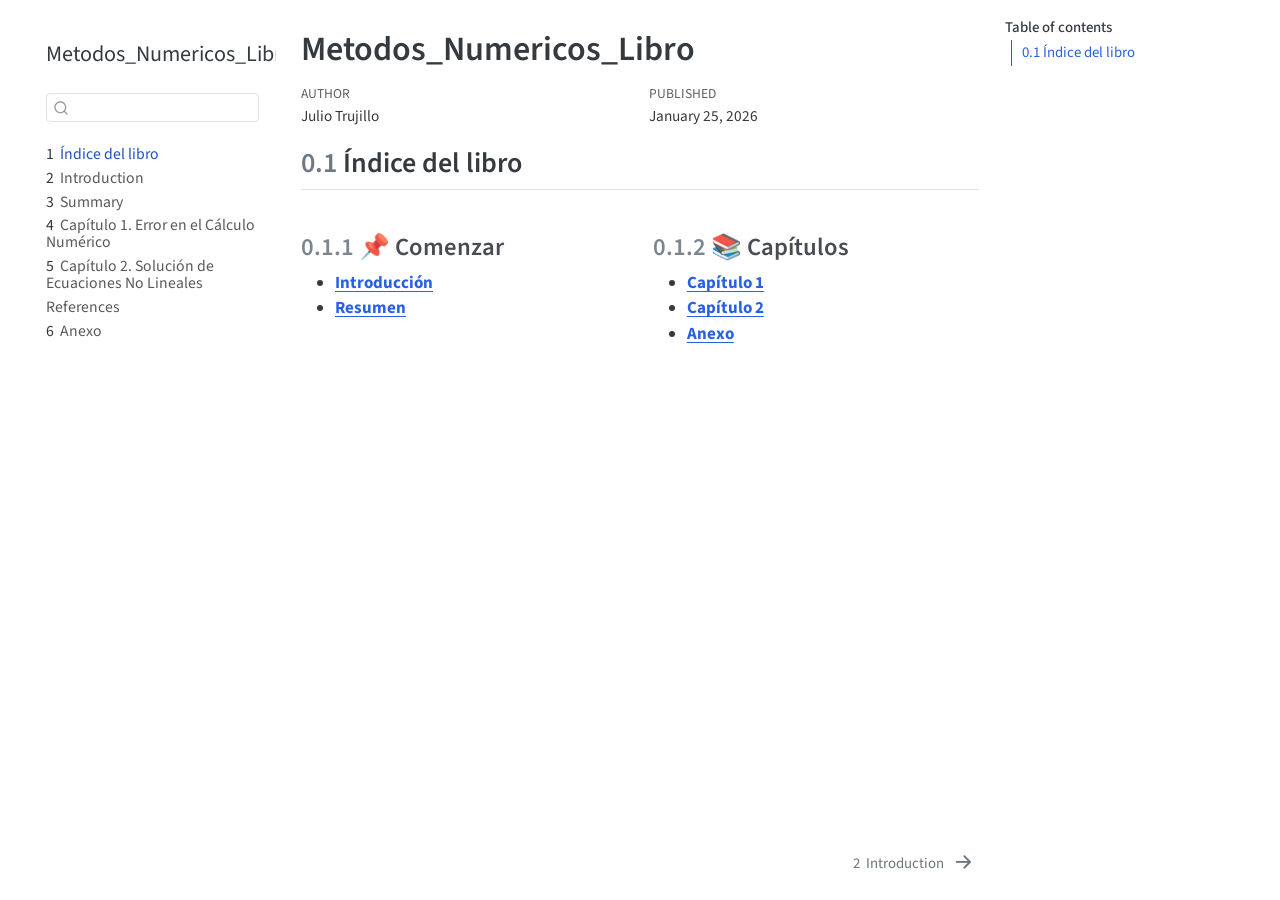
<file: index.html>
<!DOCTYPE html>
<html xmlns="http://www.w3.org/1999/xhtml" lang="en" xml:lang="en"><head>

<meta charset="utf-8">
<meta name="generator" content="quarto-1.8.25">

<meta name="viewport" content="width=device-width, initial-scale=1.0, user-scalable=yes">

<meta name="author" content="Julio Trujillo">
<meta name="dcterms.date" content="2026-01-25">

<title>Metodos_Numericos_Libro</title>
<style>
code{white-space: pre-wrap;}
span.smallcaps{font-variant: small-caps;}
div.columns{display: flex; gap: min(4vw, 1.5em);}
div.column{flex: auto; overflow-x: auto;}
div.hanging-indent{margin-left: 1.5em; text-indent: -1.5em;}
ul.task-list{list-style: none;}
ul.task-list li input[type="checkbox"] {
  width: 0.8em;
  margin: 0 0.8em 0.2em -1em; /* quarto-specific, see https://github.com/quarto-dev/quarto-cli/issues/4556 */ 
  vertical-align: middle;
}
</style>


<script src="site_libs/quarto-nav/quarto-nav.js"></script>
<script src="site_libs/quarto-nav/headroom.min.js"></script>
<script src="site_libs/clipboard/clipboard.min.js"></script>
<script src="site_libs/quarto-search/autocomplete.umd.js"></script>
<script src="site_libs/quarto-search/fuse.min.js"></script>
<script src="site_libs/quarto-search/quarto-search.js"></script>
<meta name="quarto:offset" content="./">
<link href="./intro.html" rel="next">
<script src="site_libs/quarto-html/quarto.js" type="module"></script>
<script src="site_libs/quarto-html/tabsets/tabsets.js" type="module"></script>
<script src="site_libs/quarto-html/axe/axe-check.js" type="module"></script>
<script src="site_libs/quarto-html/popper.min.js"></script>
<script src="site_libs/quarto-html/tippy.umd.min.js"></script>
<script src="site_libs/quarto-html/anchor.min.js"></script>
<link href="site_libs/quarto-html/tippy.css" rel="stylesheet">
<link href="site_libs/quarto-html/quarto-syntax-highlighting-7b89279ff1a6dce999919e0e67d4d9ec.css" rel="stylesheet" id="quarto-text-highlighting-styles">
<script src="site_libs/bootstrap/bootstrap.min.js"></script>
<link href="site_libs/bootstrap/bootstrap-icons.css" rel="stylesheet">
<link href="site_libs/bootstrap/bootstrap-70a47bd5681a7291082a5b9f83d58762.min.css" rel="stylesheet" append-hash="true" id="quarto-bootstrap" data-mode="light">
<script id="quarto-search-options" type="application/json">{
  "location": "sidebar",
  "copy-button": false,
  "collapse-after": 3,
  "panel-placement": "start",
  "type": "textbox",
  "limit": 50,
  "keyboard-shortcut": [
    "f",
    "/",
    "s"
  ],
  "show-item-context": false,
  "language": {
    "search-no-results-text": "No results",
    "search-matching-documents-text": "matching documents",
    "search-copy-link-title": "Copy link to search",
    "search-hide-matches-text": "Hide additional matches",
    "search-more-match-text": "more match in this document",
    "search-more-matches-text": "more matches in this document",
    "search-clear-button-title": "Clear",
    "search-text-placeholder": "",
    "search-detached-cancel-button-title": "Cancel",
    "search-submit-button-title": "Submit",
    "search-label": "Search"
  }
}</script>


</head>

<body class="nav-sidebar floating quarto-light">

<div id="quarto-search-results"></div>
  <header id="quarto-header" class="headroom fixed-top">
  <nav class="quarto-secondary-nav">
    <div class="container-fluid d-flex">
      <button type="button" class="quarto-btn-toggle btn" data-bs-toggle="collapse" role="button" data-bs-target=".quarto-sidebar-collapse-item" aria-controls="quarto-sidebar" aria-expanded="false" aria-label="Toggle sidebar navigation" onclick="if (window.quartoToggleHeadroom) { window.quartoToggleHeadroom(); }">
        <i class="bi bi-layout-text-sidebar-reverse"></i>
      </button>
        <nav class="quarto-page-breadcrumbs" aria-label="breadcrumb"><ol class="breadcrumb"><li class="breadcrumb-item"><a href="./index.html"><span class="chapter-number">1</span>&nbsp; <span class="chapter-title">Índice del libro</span></a></li></ol></nav>
        <a class="flex-grow-1" role="navigation" data-bs-toggle="collapse" data-bs-target=".quarto-sidebar-collapse-item" aria-controls="quarto-sidebar" aria-expanded="false" aria-label="Toggle sidebar navigation" onclick="if (window.quartoToggleHeadroom) { window.quartoToggleHeadroom(); }">      
        </a>
      <button type="button" class="btn quarto-search-button" aria-label="Search" onclick="window.quartoOpenSearch();">
        <i class="bi bi-search"></i>
      </button>
    </div>
  </nav>
</header>
<!-- content -->
<div id="quarto-content" class="quarto-container page-columns page-rows-contents page-layout-article">
<!-- sidebar -->
  <nav id="quarto-sidebar" class="sidebar collapse collapse-horizontal quarto-sidebar-collapse-item sidebar-navigation floating overflow-auto">
    <div class="pt-lg-2 mt-2 text-left sidebar-header sidebar-header-stacked">
      <a href="./index.html" class="sidebar-logo-link">
      </a>
    <div class="sidebar-title mb-0 py-0">
      <a href="./">Metodos_Numericos_Libro</a> 
    </div>
      </div>
        <div class="mt-2 flex-shrink-0 align-items-center">
        <div class="sidebar-search">
        <div id="quarto-search" class="" title="Search"></div>
        </div>
        </div>
    <div class="sidebar-menu-container"> 
    <ul class="list-unstyled mt-1">
        <li class="sidebar-item">
  <div class="sidebar-item-container"> 
  <a href="./index.html" class="sidebar-item-text sidebar-link active">
 <span class="menu-text"><span class="chapter-number">1</span>&nbsp; <span class="chapter-title">Índice del libro</span></span></a>
  </div>
</li>
        <li class="sidebar-item">
  <div class="sidebar-item-container"> 
  <a href="./intro.html" class="sidebar-item-text sidebar-link">
 <span class="menu-text"><span class="chapter-number">2</span>&nbsp; <span class="chapter-title">Introduction</span></span></a>
  </div>
</li>
        <li class="sidebar-item">
  <div class="sidebar-item-container"> 
  <a href="./summary.html" class="sidebar-item-text sidebar-link">
 <span class="menu-text"><span class="chapter-number">3</span>&nbsp; <span class="chapter-title">Summary</span></span></a>
  </div>
</li>
        <li class="sidebar-item">
  <div class="sidebar-item-container"> 
  <a href="./capitulo1.html" class="sidebar-item-text sidebar-link">
 <span class="menu-text"><span class="chapter-number">4</span>&nbsp; <span class="chapter-title">Capítulo 1. Error en el Cálculo Numérico</span></span></a>
  </div>
</li>
        <li class="sidebar-item">
  <div class="sidebar-item-container"> 
  <a href="./capitulo2.html" class="sidebar-item-text sidebar-link">
 <span class="menu-text"><span class="chapter-number">5</span>&nbsp; <span class="chapter-title">Capítulo 2. Solución de Ecuaciones No Lineales</span></span></a>
  </div>
</li>
        <li class="sidebar-item">
  <div class="sidebar-item-container"> 
  <a href="./references.html" class="sidebar-item-text sidebar-link">
 <span class="menu-text">References</span></a>
  </div>
</li>
        <li class="sidebar-item">
  <div class="sidebar-item-container"> 
  <a href="./anexo.html" class="sidebar-item-text sidebar-link">
 <span class="menu-text"><span class="chapter-number">6</span>&nbsp; <span class="chapter-title">Anexo</span></span></a>
  </div>
</li>
    </ul>
    </div>
</nav>
<div id="quarto-sidebar-glass" class="quarto-sidebar-collapse-item" data-bs-toggle="collapse" data-bs-target=".quarto-sidebar-collapse-item"></div>
<!-- margin-sidebar -->
    <div id="quarto-margin-sidebar" class="sidebar margin-sidebar">
        <nav id="TOC" role="doc-toc" class="toc-active">
    <h2 id="toc-title">Table of contents</h2>
   
  <ul>
  <li><a href="#índice-del-libro" id="toc-índice-del-libro" class="nav-link active" data-scroll-target="#índice-del-libro"><span class="header-section-number">0.1</span> Índice del libro</a></li>
  </ul>
</nav>
    </div>
<!-- main -->
<main class="content" id="quarto-document-content">

<header id="title-block-header" class="quarto-title-block default">
<div class="quarto-title">
<h1 class="title">Metodos_Numericos_Libro</h1>
</div>



<div class="quarto-title-meta">

    <div>
    <div class="quarto-title-meta-heading">Author</div>
    <div class="quarto-title-meta-contents">
             <p>Julio Trujillo </p>
          </div>
  </div>
    
    <div>
    <div class="quarto-title-meta-heading">Published</div>
    <div class="quarto-title-meta-contents">
      <p class="date">January 25, 2026</p>
    </div>
  </div>
  
    
  </div>
  


</header>


<section id="índice-del-libro" class="level2" data-number="0.1">
<h2 data-number="0.1" class="anchored" data-anchor-id="índice-del-libro"><span class="header-section-number">0.1</span> Índice del libro</h2>
<div class="grid">
<section id="comenzar" class="level3 g-col-12 g-col-md-6" data-number="0.1.1">
<h3 data-number="0.1.1" class="anchored" data-anchor-id="comenzar"><span class="header-section-number">0.1.1</span> 📌 Comenzar</h3>
<ul>
<li><a href="./intro.html"><strong>Introducción</strong></a></li>
<li><a href="./summary.html"><strong>Resumen</strong></a></li>
</ul>
</section>
<section id="capítulos" class="level3 g-col-12 g-col-md-6" data-number="0.1.2">
<h3 data-number="0.1.2" class="anchored" data-anchor-id="capítulos"><span class="header-section-number">0.1.2</span> 📚 Capítulos</h3>
<ul>
<li><a href="./capitulo1.html"><strong>Capítulo 1</strong></a></li>
<li><a href="./capitulo2.html"><strong>Capítulo 2</strong></a></li>
<li><a href="./anexo.html"><strong>Anexo</strong></a></li>
</ul>
</section>
</div>


</section>

</main> <!-- /main -->
<script id="quarto-html-after-body" type="application/javascript">
  window.document.addEventListener("DOMContentLoaded", function (event) {
    const icon = "";
    const anchorJS = new window.AnchorJS();
    anchorJS.options = {
      placement: 'right',
      icon: icon
    };
    anchorJS.add('.anchored');
    const isCodeAnnotation = (el) => {
      for (const clz of el.classList) {
        if (clz.startsWith('code-annotation-')) {                     
          return true;
        }
      }
      return false;
    }
    const onCopySuccess = function(e) {
      // button target
      const button = e.trigger;
      // don't keep focus
      button.blur();
      // flash "checked"
      button.classList.add('code-copy-button-checked');
      var currentTitle = button.getAttribute("title");
      button.setAttribute("title", "Copied!");
      let tooltip;
      if (window.bootstrap) {
        button.setAttribute("data-bs-toggle", "tooltip");
        button.setAttribute("data-bs-placement", "left");
        button.setAttribute("data-bs-title", "Copied!");
        tooltip = new bootstrap.Tooltip(button, 
          { trigger: "manual", 
            customClass: "code-copy-button-tooltip",
            offset: [0, -8]});
        tooltip.show();    
      }
      setTimeout(function() {
        if (tooltip) {
          tooltip.hide();
          button.removeAttribute("data-bs-title");
          button.removeAttribute("data-bs-toggle");
          button.removeAttribute("data-bs-placement");
        }
        button.setAttribute("title", currentTitle);
        button.classList.remove('code-copy-button-checked');
      }, 1000);
      // clear code selection
      e.clearSelection();
    }
    const getTextToCopy = function(trigger) {
      const outerScaffold = trigger.parentElement.cloneNode(true);
      const codeEl = outerScaffold.querySelector('code');
      for (const childEl of codeEl.children) {
        if (isCodeAnnotation(childEl)) {
          childEl.remove();
        }
      }
      return codeEl.innerText;
    }
    const clipboard = new window.ClipboardJS('.code-copy-button:not([data-in-quarto-modal])', {
      text: getTextToCopy
    });
    clipboard.on('success', onCopySuccess);
    if (window.document.getElementById('quarto-embedded-source-code-modal')) {
      const clipboardModal = new window.ClipboardJS('.code-copy-button[data-in-quarto-modal]', {
        text: getTextToCopy,
        container: window.document.getElementById('quarto-embedded-source-code-modal')
      });
      clipboardModal.on('success', onCopySuccess);
    }
      var localhostRegex = new RegExp(/^(?:http|https):\/\/localhost\:?[0-9]*\//);
      var mailtoRegex = new RegExp(/^mailto:/);
        var filterRegex = new RegExp('/' + window.location.host + '/');
      var isInternal = (href) => {
          return filterRegex.test(href) || localhostRegex.test(href) || mailtoRegex.test(href);
      }
      // Inspect non-navigation links and adorn them if external
     var links = window.document.querySelectorAll('a[href]:not(.nav-link):not(.navbar-brand):not(.toc-action):not(.sidebar-link):not(.sidebar-item-toggle):not(.pagination-link):not(.no-external):not([aria-hidden]):not(.dropdown-item):not(.quarto-navigation-tool):not(.about-link)');
      for (var i=0; i<links.length; i++) {
        const link = links[i];
        if (!isInternal(link.href)) {
          // undo the damage that might have been done by quarto-nav.js in the case of
          // links that we want to consider external
          if (link.dataset.originalHref !== undefined) {
            link.href = link.dataset.originalHref;
          }
        }
      }
    function tippyHover(el, contentFn, onTriggerFn, onUntriggerFn) {
      const config = {
        allowHTML: true,
        maxWidth: 500,
        delay: 100,
        arrow: false,
        appendTo: function(el) {
            return el.parentElement;
        },
        interactive: true,
        interactiveBorder: 10,
        theme: 'quarto',
        placement: 'bottom-start',
      };
      if (contentFn) {
        config.content = contentFn;
      }
      if (onTriggerFn) {
        config.onTrigger = onTriggerFn;
      }
      if (onUntriggerFn) {
        config.onUntrigger = onUntriggerFn;
      }
      window.tippy(el, config); 
    }
    const noterefs = window.document.querySelectorAll('a[role="doc-noteref"]');
    for (var i=0; i<noterefs.length; i++) {
      const ref = noterefs[i];
      tippyHover(ref, function() {
        // use id or data attribute instead here
        let href = ref.getAttribute('data-footnote-href') || ref.getAttribute('href');
        try { href = new URL(href).hash; } catch {}
        const id = href.replace(/^#\/?/, "");
        const note = window.document.getElementById(id);
        if (note) {
          return note.innerHTML;
        } else {
          return "";
        }
      });
    }
    const xrefs = window.document.querySelectorAll('a.quarto-xref');
    const processXRef = (id, note) => {
      // Strip column container classes
      const stripColumnClz = (el) => {
        el.classList.remove("page-full", "page-columns");
        if (el.children) {
          for (const child of el.children) {
            stripColumnClz(child);
          }
        }
      }
      stripColumnClz(note)
      if (id === null || id.startsWith('sec-')) {
        // Special case sections, only their first couple elements
        const container = document.createElement("div");
        if (note.children && note.children.length > 2) {
          container.appendChild(note.children[0].cloneNode(true));
          for (let i = 1; i < note.children.length; i++) {
            const child = note.children[i];
            if (child.tagName === "P" && child.innerText === "") {
              continue;
            } else {
              container.appendChild(child.cloneNode(true));
              break;
            }
          }
          if (window.Quarto?.typesetMath) {
            window.Quarto.typesetMath(container);
          }
          return container.innerHTML
        } else {
          if (window.Quarto?.typesetMath) {
            window.Quarto.typesetMath(note);
          }
          return note.innerHTML;
        }
      } else {
        // Remove any anchor links if they are present
        const anchorLink = note.querySelector('a.anchorjs-link');
        if (anchorLink) {
          anchorLink.remove();
        }
        if (window.Quarto?.typesetMath) {
          window.Quarto.typesetMath(note);
        }
        if (note.classList.contains("callout")) {
          return note.outerHTML;
        } else {
          return note.innerHTML;
        }
      }
    }
    for (var i=0; i<xrefs.length; i++) {
      const xref = xrefs[i];
      tippyHover(xref, undefined, function(instance) {
        instance.disable();
        let url = xref.getAttribute('href');
        let hash = undefined; 
        if (url.startsWith('#')) {
          hash = url;
        } else {
          try { hash = new URL(url).hash; } catch {}
        }
        if (hash) {
          const id = hash.replace(/^#\/?/, "");
          const note = window.document.getElementById(id);
          if (note !== null) {
            try {
              const html = processXRef(id, note.cloneNode(true));
              instance.setContent(html);
            } finally {
              instance.enable();
              instance.show();
            }
          } else {
            // See if we can fetch this
            fetch(url.split('#')[0])
            .then(res => res.text())
            .then(html => {
              const parser = new DOMParser();
              const htmlDoc = parser.parseFromString(html, "text/html");
              const note = htmlDoc.getElementById(id);
              if (note !== null) {
                const html = processXRef(id, note);
                instance.setContent(html);
              } 
            }).finally(() => {
              instance.enable();
              instance.show();
            });
          }
        } else {
          // See if we can fetch a full url (with no hash to target)
          // This is a special case and we should probably do some content thinning / targeting
          fetch(url)
          .then(res => res.text())
          .then(html => {
            const parser = new DOMParser();
            const htmlDoc = parser.parseFromString(html, "text/html");
            const note = htmlDoc.querySelector('main.content');
            if (note !== null) {
              // This should only happen for chapter cross references
              // (since there is no id in the URL)
              // remove the first header
              if (note.children.length > 0 && note.children[0].tagName === "HEADER") {
                note.children[0].remove();
              }
              const html = processXRef(null, note);
              instance.setContent(html);
            } 
          }).finally(() => {
            instance.enable();
            instance.show();
          });
        }
      }, function(instance) {
      });
    }
        let selectedAnnoteEl;
        const selectorForAnnotation = ( cell, annotation) => {
          let cellAttr = 'data-code-cell="' + cell + '"';
          let lineAttr = 'data-code-annotation="' +  annotation + '"';
          const selector = 'span[' + cellAttr + '][' + lineAttr + ']';
          return selector;
        }
        const selectCodeLines = (annoteEl) => {
          const doc = window.document;
          const targetCell = annoteEl.getAttribute("data-target-cell");
          const targetAnnotation = annoteEl.getAttribute("data-target-annotation");
          const annoteSpan = window.document.querySelector(selectorForAnnotation(targetCell, targetAnnotation));
          const lines = annoteSpan.getAttribute("data-code-lines").split(",");
          const lineIds = lines.map((line) => {
            return targetCell + "-" + line;
          })
          let top = null;
          let height = null;
          let parent = null;
          if (lineIds.length > 0) {
              //compute the position of the single el (top and bottom and make a div)
              const el = window.document.getElementById(lineIds[0]);
              top = el.offsetTop;
              height = el.offsetHeight;
              parent = el.parentElement.parentElement;
            if (lineIds.length > 1) {
              const lastEl = window.document.getElementById(lineIds[lineIds.length - 1]);
              const bottom = lastEl.offsetTop + lastEl.offsetHeight;
              height = bottom - top;
            }
            if (top !== null && height !== null && parent !== null) {
              // cook up a div (if necessary) and position it 
              let div = window.document.getElementById("code-annotation-line-highlight");
              if (div === null) {
                div = window.document.createElement("div");
                div.setAttribute("id", "code-annotation-line-highlight");
                div.style.position = 'absolute';
                parent.appendChild(div);
              }
              div.style.top = top - 2 + "px";
              div.style.height = height + 4 + "px";
              div.style.left = 0;
              let gutterDiv = window.document.getElementById("code-annotation-line-highlight-gutter");
              if (gutterDiv === null) {
                gutterDiv = window.document.createElement("div");
                gutterDiv.setAttribute("id", "code-annotation-line-highlight-gutter");
                gutterDiv.style.position = 'absolute';
                const codeCell = window.document.getElementById(targetCell);
                const gutter = codeCell.querySelector('.code-annotation-gutter');
                gutter.appendChild(gutterDiv);
              }
              gutterDiv.style.top = top - 2 + "px";
              gutterDiv.style.height = height + 4 + "px";
            }
            selectedAnnoteEl = annoteEl;
          }
        };
        const unselectCodeLines = () => {
          const elementsIds = ["code-annotation-line-highlight", "code-annotation-line-highlight-gutter"];
          elementsIds.forEach((elId) => {
            const div = window.document.getElementById(elId);
            if (div) {
              div.remove();
            }
          });
          selectedAnnoteEl = undefined;
        };
          // Handle positioning of the toggle
      window.addEventListener(
        "resize",
        throttle(() => {
          elRect = undefined;
          if (selectedAnnoteEl) {
            selectCodeLines(selectedAnnoteEl);
          }
        }, 10)
      );
      function throttle(fn, ms) {
      let throttle = false;
      let timer;
        return (...args) => {
          if(!throttle) { // first call gets through
              fn.apply(this, args);
              throttle = true;
          } else { // all the others get throttled
              if(timer) clearTimeout(timer); // cancel #2
              timer = setTimeout(() => {
                fn.apply(this, args);
                timer = throttle = false;
              }, ms);
          }
        };
      }
        // Attach click handler to the DT
        const annoteDls = window.document.querySelectorAll('dt[data-target-cell]');
        for (const annoteDlNode of annoteDls) {
          annoteDlNode.addEventListener('click', (event) => {
            const clickedEl = event.target;
            if (clickedEl !== selectedAnnoteEl) {
              unselectCodeLines();
              const activeEl = window.document.querySelector('dt[data-target-cell].code-annotation-active');
              if (activeEl) {
                activeEl.classList.remove('code-annotation-active');
              }
              selectCodeLines(clickedEl);
              clickedEl.classList.add('code-annotation-active');
            } else {
              // Unselect the line
              unselectCodeLines();
              clickedEl.classList.remove('code-annotation-active');
            }
          });
        }
    const findCites = (el) => {
      const parentEl = el.parentElement;
      if (parentEl) {
        const cites = parentEl.dataset.cites;
        if (cites) {
          return {
            el,
            cites: cites.split(' ')
          };
        } else {
          return findCites(el.parentElement)
        }
      } else {
        return undefined;
      }
    };
    var bibliorefs = window.document.querySelectorAll('a[role="doc-biblioref"]');
    for (var i=0; i<bibliorefs.length; i++) {
      const ref = bibliorefs[i];
      const citeInfo = findCites(ref);
      if (citeInfo) {
        tippyHover(citeInfo.el, function() {
          var popup = window.document.createElement('div');
          citeInfo.cites.forEach(function(cite) {
            var citeDiv = window.document.createElement('div');
            citeDiv.classList.add('hanging-indent');
            citeDiv.classList.add('csl-entry');
            var biblioDiv = window.document.getElementById('ref-' + cite);
            if (biblioDiv) {
              citeDiv.innerHTML = biblioDiv.innerHTML;
            }
            popup.appendChild(citeDiv);
          });
          return popup.innerHTML;
        });
      }
    }
  });
  </script>
<nav class="page-navigation">
  <div class="nav-page nav-page-previous">
  </div>
  <div class="nav-page nav-page-next">
      <a href="./intro.html" class="pagination-link" aria-label="Introduction">
        <span class="nav-page-text"><span class="chapter-number">2</span>&nbsp; <span class="chapter-title">Introduction</span></span> <i class="bi bi-arrow-right-short"></i>
      </a>
  </div>
</nav>
</div> <!-- /content -->




</body></html>
</file>
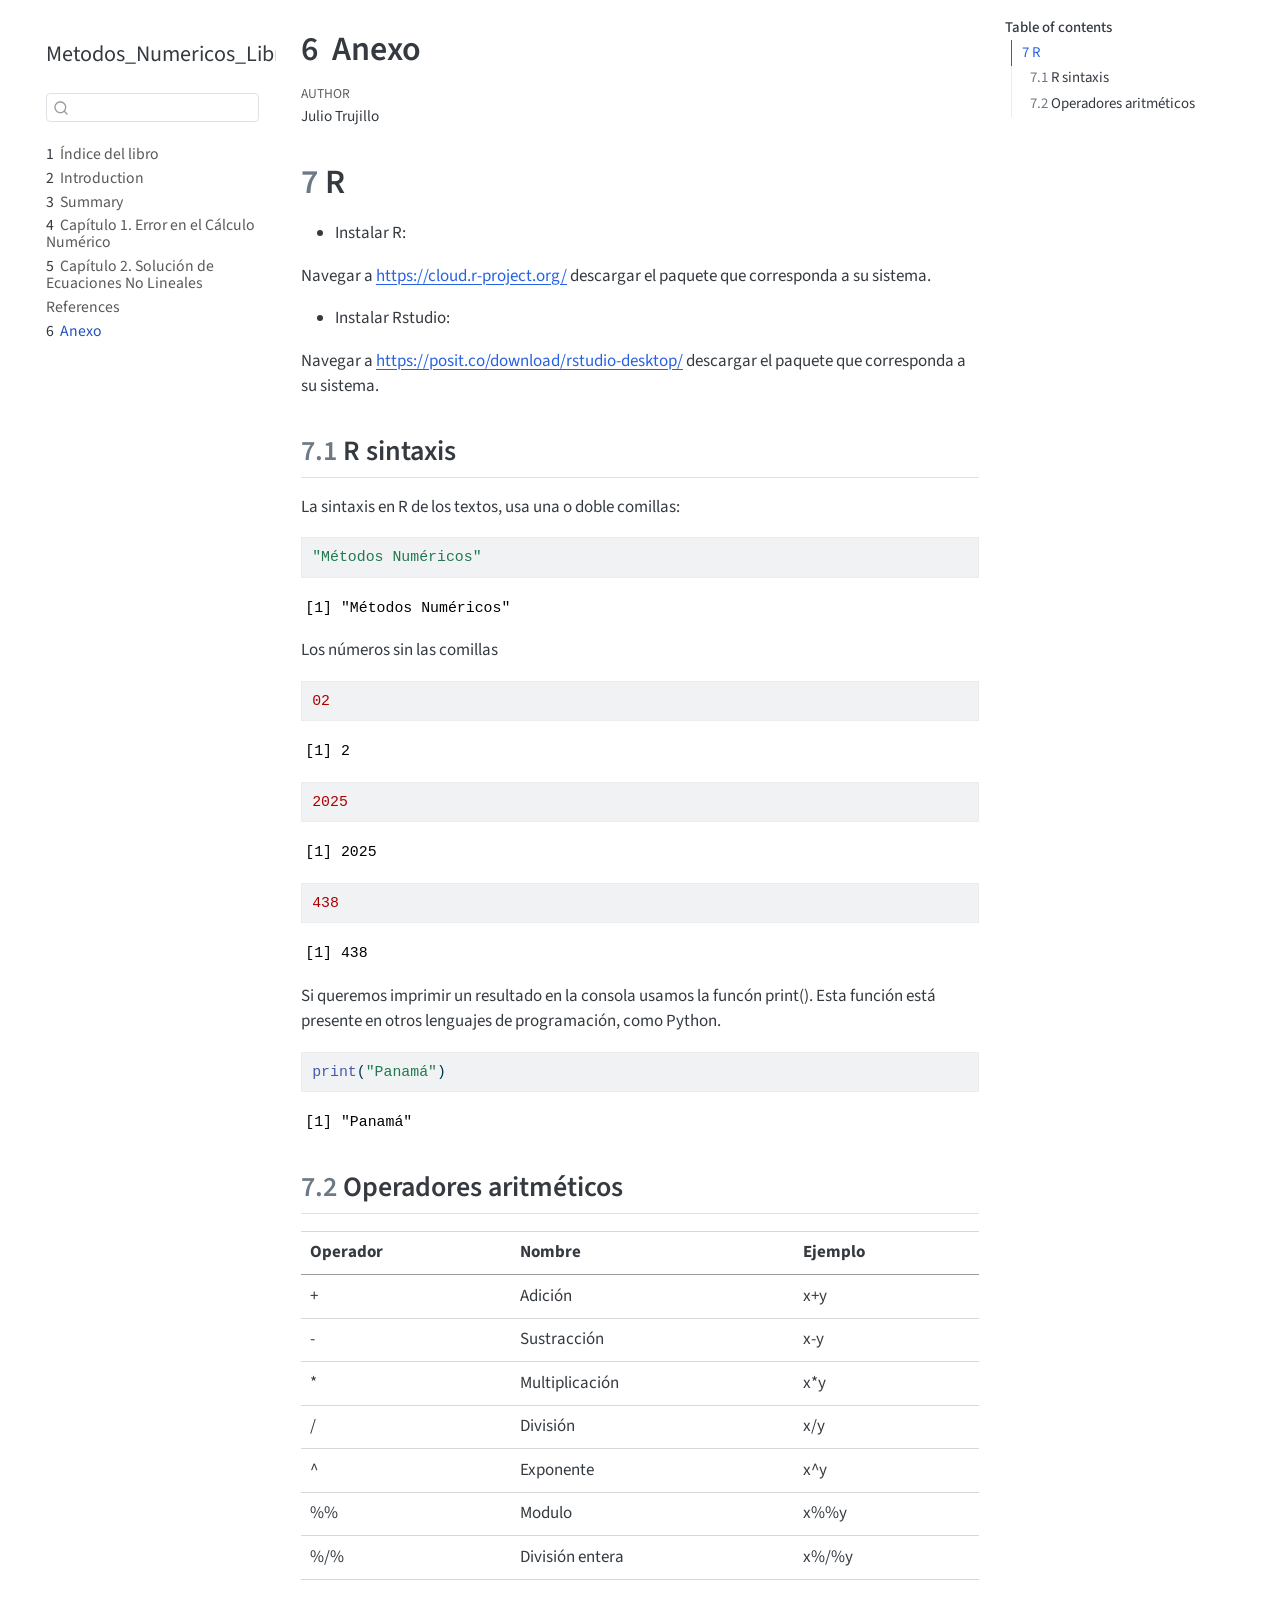
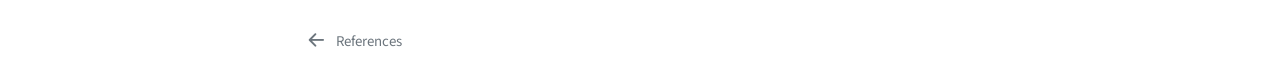
<file: anexo.html>
<!DOCTYPE html>
<html xmlns="http://www.w3.org/1999/xhtml" lang="en" xml:lang="en"><head>

<meta charset="utf-8">
<meta name="generator" content="quarto-1.8.25">

<meta name="viewport" content="width=device-width, initial-scale=1.0, user-scalable=yes">

<meta name="author" content="Julio Trujillo">

<title>6&nbsp; Anexo – Metodos_Numericos_Libro</title>
<style>
code{white-space: pre-wrap;}
span.smallcaps{font-variant: small-caps;}
div.columns{display: flex; gap: min(4vw, 1.5em);}
div.column{flex: auto; overflow-x: auto;}
div.hanging-indent{margin-left: 1.5em; text-indent: -1.5em;}
ul.task-list{list-style: none;}
ul.task-list li input[type="checkbox"] {
  width: 0.8em;
  margin: 0 0.8em 0.2em -1em; /* quarto-specific, see https://github.com/quarto-dev/quarto-cli/issues/4556 */ 
  vertical-align: middle;
}
/* CSS for syntax highlighting */
html { -webkit-text-size-adjust: 100%; }
pre > code.sourceCode { white-space: pre; position: relative; }
pre > code.sourceCode > span { display: inline-block; line-height: 1.25; }
pre > code.sourceCode > span:empty { height: 1.2em; }
.sourceCode { overflow: visible; }
code.sourceCode > span { color: inherit; text-decoration: inherit; }
div.sourceCode { margin: 1em 0; }
pre.sourceCode { margin: 0; }
@media screen {
div.sourceCode { overflow: auto; }
}
@media print {
pre > code.sourceCode { white-space: pre-wrap; }
pre > code.sourceCode > span { text-indent: -5em; padding-left: 5em; }
}
pre.numberSource code
  { counter-reset: source-line 0; }
pre.numberSource code > span
  { position: relative; left: -4em; counter-increment: source-line; }
pre.numberSource code > span > a:first-child::before
  { content: counter(source-line);
    position: relative; left: -1em; text-align: right; vertical-align: baseline;
    border: none; display: inline-block;
    -webkit-touch-callout: none; -webkit-user-select: none;
    -khtml-user-select: none; -moz-user-select: none;
    -ms-user-select: none; user-select: none;
    padding: 0 4px; width: 4em;
  }
pre.numberSource { margin-left: 3em;  padding-left: 4px; }
div.sourceCode
  {   }
@media screen {
pre > code.sourceCode > span > a:first-child::before { text-decoration: underline; }
}
</style>


<script src="site_libs/quarto-nav/quarto-nav.js"></script>
<script src="site_libs/quarto-nav/headroom.min.js"></script>
<script src="site_libs/clipboard/clipboard.min.js"></script>
<script src="site_libs/quarto-search/autocomplete.umd.js"></script>
<script src="site_libs/quarto-search/fuse.min.js"></script>
<script src="site_libs/quarto-search/quarto-search.js"></script>
<meta name="quarto:offset" content="./">
<link href="./references.html" rel="prev">
<script src="site_libs/quarto-html/quarto.js" type="module"></script>
<script src="site_libs/quarto-html/tabsets/tabsets.js" type="module"></script>
<script src="site_libs/quarto-html/axe/axe-check.js" type="module"></script>
<script src="site_libs/quarto-html/popper.min.js"></script>
<script src="site_libs/quarto-html/tippy.umd.min.js"></script>
<script src="site_libs/quarto-html/anchor.min.js"></script>
<link href="site_libs/quarto-html/tippy.css" rel="stylesheet">
<link href="site_libs/quarto-html/quarto-syntax-highlighting-7b89279ff1a6dce999919e0e67d4d9ec.css" rel="stylesheet" id="quarto-text-highlighting-styles">
<script src="site_libs/bootstrap/bootstrap.min.js"></script>
<link href="site_libs/bootstrap/bootstrap-icons.css" rel="stylesheet">
<link href="site_libs/bootstrap/bootstrap-70a47bd5681a7291082a5b9f83d58762.min.css" rel="stylesheet" append-hash="true" id="quarto-bootstrap" data-mode="light">
<script id="quarto-search-options" type="application/json">{
  "location": "sidebar",
  "copy-button": false,
  "collapse-after": 3,
  "panel-placement": "start",
  "type": "textbox",
  "limit": 50,
  "keyboard-shortcut": [
    "f",
    "/",
    "s"
  ],
  "show-item-context": false,
  "language": {
    "search-no-results-text": "No results",
    "search-matching-documents-text": "matching documents",
    "search-copy-link-title": "Copy link to search",
    "search-hide-matches-text": "Hide additional matches",
    "search-more-match-text": "more match in this document",
    "search-more-matches-text": "more matches in this document",
    "search-clear-button-title": "Clear",
    "search-text-placeholder": "",
    "search-detached-cancel-button-title": "Cancel",
    "search-submit-button-title": "Submit",
    "search-label": "Search"
  }
}</script>


</head>

<body class="nav-sidebar floating quarto-light">

<div id="quarto-search-results"></div>
  <header id="quarto-header" class="headroom fixed-top">
  <nav class="quarto-secondary-nav">
    <div class="container-fluid d-flex">
      <button type="button" class="quarto-btn-toggle btn" data-bs-toggle="collapse" role="button" data-bs-target=".quarto-sidebar-collapse-item" aria-controls="quarto-sidebar" aria-expanded="false" aria-label="Toggle sidebar navigation" onclick="if (window.quartoToggleHeadroom) { window.quartoToggleHeadroom(); }">
        <i class="bi bi-layout-text-sidebar-reverse"></i>
      </button>
        <nav class="quarto-page-breadcrumbs" aria-label="breadcrumb"><ol class="breadcrumb"><li class="breadcrumb-item"><a href="./anexo.html"><span class="chapter-number">6</span>&nbsp; <span class="chapter-title">Anexo</span></a></li></ol></nav>
        <a class="flex-grow-1" role="navigation" data-bs-toggle="collapse" data-bs-target=".quarto-sidebar-collapse-item" aria-controls="quarto-sidebar" aria-expanded="false" aria-label="Toggle sidebar navigation" onclick="if (window.quartoToggleHeadroom) { window.quartoToggleHeadroom(); }">      
        </a>
      <button type="button" class="btn quarto-search-button" aria-label="Search" onclick="window.quartoOpenSearch();">
        <i class="bi bi-search"></i>
      </button>
    </div>
  </nav>
</header>
<!-- content -->
<div id="quarto-content" class="quarto-container page-columns page-rows-contents page-layout-article">
<!-- sidebar -->
  <nav id="quarto-sidebar" class="sidebar collapse collapse-horizontal quarto-sidebar-collapse-item sidebar-navigation floating overflow-auto">
    <div class="pt-lg-2 mt-2 text-left sidebar-header sidebar-header-stacked">
      <a href="./index.html" class="sidebar-logo-link">
      </a>
    <div class="sidebar-title mb-0 py-0">
      <a href="./">Metodos_Numericos_Libro</a> 
    </div>
      </div>
        <div class="mt-2 flex-shrink-0 align-items-center">
        <div class="sidebar-search">
        <div id="quarto-search" class="" title="Search"></div>
        </div>
        </div>
    <div class="sidebar-menu-container"> 
    <ul class="list-unstyled mt-1">
        <li class="sidebar-item">
  <div class="sidebar-item-container"> 
  <a href="./index.html" class="sidebar-item-text sidebar-link">
 <span class="menu-text"><span class="chapter-number">1</span>&nbsp; <span class="chapter-title">Índice del libro</span></span></a>
  </div>
</li>
        <li class="sidebar-item">
  <div class="sidebar-item-container"> 
  <a href="./intro.html" class="sidebar-item-text sidebar-link">
 <span class="menu-text"><span class="chapter-number">2</span>&nbsp; <span class="chapter-title">Introduction</span></span></a>
  </div>
</li>
        <li class="sidebar-item">
  <div class="sidebar-item-container"> 
  <a href="./summary.html" class="sidebar-item-text sidebar-link">
 <span class="menu-text"><span class="chapter-number">3</span>&nbsp; <span class="chapter-title">Summary</span></span></a>
  </div>
</li>
        <li class="sidebar-item">
  <div class="sidebar-item-container"> 
  <a href="./capitulo1.html" class="sidebar-item-text sidebar-link">
 <span class="menu-text"><span class="chapter-number">4</span>&nbsp; <span class="chapter-title">Capítulo 1. Error en el Cálculo Numérico</span></span></a>
  </div>
</li>
        <li class="sidebar-item">
  <div class="sidebar-item-container"> 
  <a href="./capitulo2.html" class="sidebar-item-text sidebar-link">
 <span class="menu-text"><span class="chapter-number">5</span>&nbsp; <span class="chapter-title">Capítulo 2. Solución de Ecuaciones No Lineales</span></span></a>
  </div>
</li>
        <li class="sidebar-item">
  <div class="sidebar-item-container"> 
  <a href="./references.html" class="sidebar-item-text sidebar-link">
 <span class="menu-text">References</span></a>
  </div>
</li>
        <li class="sidebar-item">
  <div class="sidebar-item-container"> 
  <a href="./anexo.html" class="sidebar-item-text sidebar-link active">
 <span class="menu-text"><span class="chapter-number">6</span>&nbsp; <span class="chapter-title">Anexo</span></span></a>
  </div>
</li>
    </ul>
    </div>
</nav>
<div id="quarto-sidebar-glass" class="quarto-sidebar-collapse-item" data-bs-toggle="collapse" data-bs-target=".quarto-sidebar-collapse-item"></div>
<!-- margin-sidebar -->
    <div id="quarto-margin-sidebar" class="sidebar margin-sidebar">
        <nav id="TOC" role="doc-toc" class="toc-active">
    <h2 id="toc-title">Table of contents</h2>
   
  <ul>
  <li><a href="#r" id="toc-r" class="nav-link active" data-scroll-target="#r"><span class="header-section-number">7</span> R</a>
  <ul class="collapse">
  <li><a href="#r-sintaxis" id="toc-r-sintaxis" class="nav-link" data-scroll-target="#r-sintaxis"><span class="header-section-number">7.1</span> R sintaxis</a></li>
  <li><a href="#operadores-aritméticos" id="toc-operadores-aritméticos" class="nav-link" data-scroll-target="#operadores-aritméticos"><span class="header-section-number">7.2</span> Operadores aritméticos</a></li>
  </ul></li>
  </ul>
</nav>
    </div>
<!-- main -->
<main class="content" id="quarto-document-content">

<header id="title-block-header" class="quarto-title-block default">
<div class="quarto-title">
<h1 class="title"><span class="chapter-number">6</span>&nbsp; <span class="chapter-title">Anexo</span></h1>
</div>



<div class="quarto-title-meta">

    <div>
    <div class="quarto-title-meta-heading">Author</div>
    <div class="quarto-title-meta-contents">
             <p>Julio Trujillo </p>
          </div>
  </div>
    
  
    
  </div>
  


</header>


<section id="r" class="level1" data-number="7">
<h1 data-number="7"><span class="header-section-number">7</span> R</h1>
<ul>
<li>Instalar R:</li>
</ul>
<p>Navegar a <a href="https://cloud.r-project.org/" class="uri">https://cloud.r-project.org/</a> descargar el paquete que corresponda a su sistema.</p>
<ul>
<li>Instalar Rstudio:</li>
</ul>
<p>Navegar a <a href="https://posit.co/download/rstudio-desktop/" class="uri">https://posit.co/download/rstudio-desktop/</a> descargar el paquete que corresponda a su sistema.</p>
<section id="r-sintaxis" class="level2" data-number="7.1">
<h2 data-number="7.1" class="anchored" data-anchor-id="r-sintaxis"><span class="header-section-number">7.1</span> R sintaxis</h2>
<p>La sintaxis en R de los textos, usa una o doble comillas:</p>
<div class="cell">
<div class="code-copy-outer-scaffold"><div class="sourceCode cell-code" id="cb1"><pre class="sourceCode r code-with-copy"><code class="sourceCode r"><span id="cb1-1"><a href="#cb1-1" aria-hidden="true" tabindex="-1"></a><span class="st">"Métodos Numéricos"</span></span></code></pre></div><button title="Copy to Clipboard" class="code-copy-button"><i class="bi"></i></button></div>
<div class="cell-output cell-output-stdout">
<pre><code>[1] "Métodos Numéricos"</code></pre>
</div>
</div>
<p>Los números sin las comillas</p>
<div class="cell">
<div class="code-copy-outer-scaffold"><div class="sourceCode cell-code" id="cb3"><pre class="sourceCode r code-with-copy"><code class="sourceCode r"><span id="cb3-1"><a href="#cb3-1" aria-hidden="true" tabindex="-1"></a><span class="dv">02</span></span></code></pre></div><button title="Copy to Clipboard" class="code-copy-button"><i class="bi"></i></button></div>
<div class="cell-output cell-output-stdout">
<pre><code>[1] 2</code></pre>
</div>
<div class="code-copy-outer-scaffold"><div class="sourceCode cell-code" id="cb5"><pre class="sourceCode r code-with-copy"><code class="sourceCode r"><span id="cb5-1"><a href="#cb5-1" aria-hidden="true" tabindex="-1"></a><span class="dv">2025</span></span></code></pre></div><button title="Copy to Clipboard" class="code-copy-button"><i class="bi"></i></button></div>
<div class="cell-output cell-output-stdout">
<pre><code>[1] 2025</code></pre>
</div>
<div class="code-copy-outer-scaffold"><div class="sourceCode cell-code" id="cb7"><pre class="sourceCode r code-with-copy"><code class="sourceCode r"><span id="cb7-1"><a href="#cb7-1" aria-hidden="true" tabindex="-1"></a><span class="dv">438</span></span></code></pre></div><button title="Copy to Clipboard" class="code-copy-button"><i class="bi"></i></button></div>
<div class="cell-output cell-output-stdout">
<pre><code>[1] 438</code></pre>
</div>
</div>
<p>Si queremos imprimir un resultado en la consola usamos la funcón print(). Esta función está presente en otros lenguajes de programación, como Python.</p>
<div class="cell">
<div class="code-copy-outer-scaffold"><div class="sourceCode cell-code" id="cb9"><pre class="sourceCode r code-with-copy"><code class="sourceCode r"><span id="cb9-1"><a href="#cb9-1" aria-hidden="true" tabindex="-1"></a><span class="fu">print</span>(<span class="st">"Panamá"</span>)</span></code></pre></div><button title="Copy to Clipboard" class="code-copy-button"><i class="bi"></i></button></div>
<div class="cell-output cell-output-stdout">
<pre><code>[1] "Panamá"</code></pre>
</div>
</div>
</section>
<section id="operadores-aritméticos" class="level2" data-number="7.2">
<h2 data-number="7.2" class="anchored" data-anchor-id="operadores-aritméticos"><span class="header-section-number">7.2</span> Operadores aritméticos</h2>
<table class="caption-top table">
<thead>
<tr class="header">
<th>Operador</th>
<th>Nombre</th>
<th>Ejemplo</th>
</tr>
</thead>
<tbody>
<tr class="odd">
<td>+</td>
<td>Adición</td>
<td>x+y</td>
</tr>
<tr class="even">
<td>-</td>
<td>Sustracción</td>
<td>x-y</td>
</tr>
<tr class="odd">
<td>*</td>
<td>Multiplicación</td>
<td>x*y</td>
</tr>
<tr class="even">
<td>/</td>
<td>División</td>
<td>x/y</td>
</tr>
<tr class="odd">
<td>^</td>
<td>Exponente</td>
<td>x^y</td>
</tr>
<tr class="even">
<td>%%</td>
<td>Modulo</td>
<td>x%%y</td>
</tr>
<tr class="odd">
<td>%/%</td>
<td>División entera</td>
<td>x%/%y</td>
</tr>
</tbody>
</table>


</section>
</section>

</main> <!-- /main -->
<script id="quarto-html-after-body" type="application/javascript">
  window.document.addEventListener("DOMContentLoaded", function (event) {
    const icon = "";
    const anchorJS = new window.AnchorJS();
    anchorJS.options = {
      placement: 'right',
      icon: icon
    };
    anchorJS.add('.anchored');
    const isCodeAnnotation = (el) => {
      for (const clz of el.classList) {
        if (clz.startsWith('code-annotation-')) {                     
          return true;
        }
      }
      return false;
    }
    const onCopySuccess = function(e) {
      // button target
      const button = e.trigger;
      // don't keep focus
      button.blur();
      // flash "checked"
      button.classList.add('code-copy-button-checked');
      var currentTitle = button.getAttribute("title");
      button.setAttribute("title", "Copied!");
      let tooltip;
      if (window.bootstrap) {
        button.setAttribute("data-bs-toggle", "tooltip");
        button.setAttribute("data-bs-placement", "left");
        button.setAttribute("data-bs-title", "Copied!");
        tooltip = new bootstrap.Tooltip(button, 
          { trigger: "manual", 
            customClass: "code-copy-button-tooltip",
            offset: [0, -8]});
        tooltip.show();    
      }
      setTimeout(function() {
        if (tooltip) {
          tooltip.hide();
          button.removeAttribute("data-bs-title");
          button.removeAttribute("data-bs-toggle");
          button.removeAttribute("data-bs-placement");
        }
        button.setAttribute("title", currentTitle);
        button.classList.remove('code-copy-button-checked');
      }, 1000);
      // clear code selection
      e.clearSelection();
    }
    const getTextToCopy = function(trigger) {
      const outerScaffold = trigger.parentElement.cloneNode(true);
      const codeEl = outerScaffold.querySelector('code');
      for (const childEl of codeEl.children) {
        if (isCodeAnnotation(childEl)) {
          childEl.remove();
        }
      }
      return codeEl.innerText;
    }
    const clipboard = new window.ClipboardJS('.code-copy-button:not([data-in-quarto-modal])', {
      text: getTextToCopy
    });
    clipboard.on('success', onCopySuccess);
    if (window.document.getElementById('quarto-embedded-source-code-modal')) {
      const clipboardModal = new window.ClipboardJS('.code-copy-button[data-in-quarto-modal]', {
        text: getTextToCopy,
        container: window.document.getElementById('quarto-embedded-source-code-modal')
      });
      clipboardModal.on('success', onCopySuccess);
    }
      var localhostRegex = new RegExp(/^(?:http|https):\/\/localhost\:?[0-9]*\//);
      var mailtoRegex = new RegExp(/^mailto:/);
        var filterRegex = new RegExp('/' + window.location.host + '/');
      var isInternal = (href) => {
          return filterRegex.test(href) || localhostRegex.test(href) || mailtoRegex.test(href);
      }
      // Inspect non-navigation links and adorn them if external
     var links = window.document.querySelectorAll('a[href]:not(.nav-link):not(.navbar-brand):not(.toc-action):not(.sidebar-link):not(.sidebar-item-toggle):not(.pagination-link):not(.no-external):not([aria-hidden]):not(.dropdown-item):not(.quarto-navigation-tool):not(.about-link)');
      for (var i=0; i<links.length; i++) {
        const link = links[i];
        if (!isInternal(link.href)) {
          // undo the damage that might have been done by quarto-nav.js in the case of
          // links that we want to consider external
          if (link.dataset.originalHref !== undefined) {
            link.href = link.dataset.originalHref;
          }
        }
      }
    function tippyHover(el, contentFn, onTriggerFn, onUntriggerFn) {
      const config = {
        allowHTML: true,
        maxWidth: 500,
        delay: 100,
        arrow: false,
        appendTo: function(el) {
            return el.parentElement;
        },
        interactive: true,
        interactiveBorder: 10,
        theme: 'quarto',
        placement: 'bottom-start',
      };
      if (contentFn) {
        config.content = contentFn;
      }
      if (onTriggerFn) {
        config.onTrigger = onTriggerFn;
      }
      if (onUntriggerFn) {
        config.onUntrigger = onUntriggerFn;
      }
      window.tippy(el, config); 
    }
    const noterefs = window.document.querySelectorAll('a[role="doc-noteref"]');
    for (var i=0; i<noterefs.length; i++) {
      const ref = noterefs[i];
      tippyHover(ref, function() {
        // use id or data attribute instead here
        let href = ref.getAttribute('data-footnote-href') || ref.getAttribute('href');
        try { href = new URL(href).hash; } catch {}
        const id = href.replace(/^#\/?/, "");
        const note = window.document.getElementById(id);
        if (note) {
          return note.innerHTML;
        } else {
          return "";
        }
      });
    }
    const xrefs = window.document.querySelectorAll('a.quarto-xref');
    const processXRef = (id, note) => {
      // Strip column container classes
      const stripColumnClz = (el) => {
        el.classList.remove("page-full", "page-columns");
        if (el.children) {
          for (const child of el.children) {
            stripColumnClz(child);
          }
        }
      }
      stripColumnClz(note)
      if (id === null || id.startsWith('sec-')) {
        // Special case sections, only their first couple elements
        const container = document.createElement("div");
        if (note.children && note.children.length > 2) {
          container.appendChild(note.children[0].cloneNode(true));
          for (let i = 1; i < note.children.length; i++) {
            const child = note.children[i];
            if (child.tagName === "P" && child.innerText === "") {
              continue;
            } else {
              container.appendChild(child.cloneNode(true));
              break;
            }
          }
          if (window.Quarto?.typesetMath) {
            window.Quarto.typesetMath(container);
          }
          return container.innerHTML
        } else {
          if (window.Quarto?.typesetMath) {
            window.Quarto.typesetMath(note);
          }
          return note.innerHTML;
        }
      } else {
        // Remove any anchor links if they are present
        const anchorLink = note.querySelector('a.anchorjs-link');
        if (anchorLink) {
          anchorLink.remove();
        }
        if (window.Quarto?.typesetMath) {
          window.Quarto.typesetMath(note);
        }
        if (note.classList.contains("callout")) {
          return note.outerHTML;
        } else {
          return note.innerHTML;
        }
      }
    }
    for (var i=0; i<xrefs.length; i++) {
      const xref = xrefs[i];
      tippyHover(xref, undefined, function(instance) {
        instance.disable();
        let url = xref.getAttribute('href');
        let hash = undefined; 
        if (url.startsWith('#')) {
          hash = url;
        } else {
          try { hash = new URL(url).hash; } catch {}
        }
        if (hash) {
          const id = hash.replace(/^#\/?/, "");
          const note = window.document.getElementById(id);
          if (note !== null) {
            try {
              const html = processXRef(id, note.cloneNode(true));
              instance.setContent(html);
            } finally {
              instance.enable();
              instance.show();
            }
          } else {
            // See if we can fetch this
            fetch(url.split('#')[0])
            .then(res => res.text())
            .then(html => {
              const parser = new DOMParser();
              const htmlDoc = parser.parseFromString(html, "text/html");
              const note = htmlDoc.getElementById(id);
              if (note !== null) {
                const html = processXRef(id, note);
                instance.setContent(html);
              } 
            }).finally(() => {
              instance.enable();
              instance.show();
            });
          }
        } else {
          // See if we can fetch a full url (with no hash to target)
          // This is a special case and we should probably do some content thinning / targeting
          fetch(url)
          .then(res => res.text())
          .then(html => {
            const parser = new DOMParser();
            const htmlDoc = parser.parseFromString(html, "text/html");
            const note = htmlDoc.querySelector('main.content');
            if (note !== null) {
              // This should only happen for chapter cross references
              // (since there is no id in the URL)
              // remove the first header
              if (note.children.length > 0 && note.children[0].tagName === "HEADER") {
                note.children[0].remove();
              }
              const html = processXRef(null, note);
              instance.setContent(html);
            } 
          }).finally(() => {
            instance.enable();
            instance.show();
          });
        }
      }, function(instance) {
      });
    }
        let selectedAnnoteEl;
        const selectorForAnnotation = ( cell, annotation) => {
          let cellAttr = 'data-code-cell="' + cell + '"';
          let lineAttr = 'data-code-annotation="' +  annotation + '"';
          const selector = 'span[' + cellAttr + '][' + lineAttr + ']';
          return selector;
        }
        const selectCodeLines = (annoteEl) => {
          const doc = window.document;
          const targetCell = annoteEl.getAttribute("data-target-cell");
          const targetAnnotation = annoteEl.getAttribute("data-target-annotation");
          const annoteSpan = window.document.querySelector(selectorForAnnotation(targetCell, targetAnnotation));
          const lines = annoteSpan.getAttribute("data-code-lines").split(",");
          const lineIds = lines.map((line) => {
            return targetCell + "-" + line;
          })
          let top = null;
          let height = null;
          let parent = null;
          if (lineIds.length > 0) {
              //compute the position of the single el (top and bottom and make a div)
              const el = window.document.getElementById(lineIds[0]);
              top = el.offsetTop;
              height = el.offsetHeight;
              parent = el.parentElement.parentElement;
            if (lineIds.length > 1) {
              const lastEl = window.document.getElementById(lineIds[lineIds.length - 1]);
              const bottom = lastEl.offsetTop + lastEl.offsetHeight;
              height = bottom - top;
            }
            if (top !== null && height !== null && parent !== null) {
              // cook up a div (if necessary) and position it 
              let div = window.document.getElementById("code-annotation-line-highlight");
              if (div === null) {
                div = window.document.createElement("div");
                div.setAttribute("id", "code-annotation-line-highlight");
                div.style.position = 'absolute';
                parent.appendChild(div);
              }
              div.style.top = top - 2 + "px";
              div.style.height = height + 4 + "px";
              div.style.left = 0;
              let gutterDiv = window.document.getElementById("code-annotation-line-highlight-gutter");
              if (gutterDiv === null) {
                gutterDiv = window.document.createElement("div");
                gutterDiv.setAttribute("id", "code-annotation-line-highlight-gutter");
                gutterDiv.style.position = 'absolute';
                const codeCell = window.document.getElementById(targetCell);
                const gutter = codeCell.querySelector('.code-annotation-gutter');
                gutter.appendChild(gutterDiv);
              }
              gutterDiv.style.top = top - 2 + "px";
              gutterDiv.style.height = height + 4 + "px";
            }
            selectedAnnoteEl = annoteEl;
          }
        };
        const unselectCodeLines = () => {
          const elementsIds = ["code-annotation-line-highlight", "code-annotation-line-highlight-gutter"];
          elementsIds.forEach((elId) => {
            const div = window.document.getElementById(elId);
            if (div) {
              div.remove();
            }
          });
          selectedAnnoteEl = undefined;
        };
          // Handle positioning of the toggle
      window.addEventListener(
        "resize",
        throttle(() => {
          elRect = undefined;
          if (selectedAnnoteEl) {
            selectCodeLines(selectedAnnoteEl);
          }
        }, 10)
      );
      function throttle(fn, ms) {
      let throttle = false;
      let timer;
        return (...args) => {
          if(!throttle) { // first call gets through
              fn.apply(this, args);
              throttle = true;
          } else { // all the others get throttled
              if(timer) clearTimeout(timer); // cancel #2
              timer = setTimeout(() => {
                fn.apply(this, args);
                timer = throttle = false;
              }, ms);
          }
        };
      }
        // Attach click handler to the DT
        const annoteDls = window.document.querySelectorAll('dt[data-target-cell]');
        for (const annoteDlNode of annoteDls) {
          annoteDlNode.addEventListener('click', (event) => {
            const clickedEl = event.target;
            if (clickedEl !== selectedAnnoteEl) {
              unselectCodeLines();
              const activeEl = window.document.querySelector('dt[data-target-cell].code-annotation-active');
              if (activeEl) {
                activeEl.classList.remove('code-annotation-active');
              }
              selectCodeLines(clickedEl);
              clickedEl.classList.add('code-annotation-active');
            } else {
              // Unselect the line
              unselectCodeLines();
              clickedEl.classList.remove('code-annotation-active');
            }
          });
        }
    const findCites = (el) => {
      const parentEl = el.parentElement;
      if (parentEl) {
        const cites = parentEl.dataset.cites;
        if (cites) {
          return {
            el,
            cites: cites.split(' ')
          };
        } else {
          return findCites(el.parentElement)
        }
      } else {
        return undefined;
      }
    };
    var bibliorefs = window.document.querySelectorAll('a[role="doc-biblioref"]');
    for (var i=0; i<bibliorefs.length; i++) {
      const ref = bibliorefs[i];
      const citeInfo = findCites(ref);
      if (citeInfo) {
        tippyHover(citeInfo.el, function() {
          var popup = window.document.createElement('div');
          citeInfo.cites.forEach(function(cite) {
            var citeDiv = window.document.createElement('div');
            citeDiv.classList.add('hanging-indent');
            citeDiv.classList.add('csl-entry');
            var biblioDiv = window.document.getElementById('ref-' + cite);
            if (biblioDiv) {
              citeDiv.innerHTML = biblioDiv.innerHTML;
            }
            popup.appendChild(citeDiv);
          });
          return popup.innerHTML;
        });
      }
    }
  });
  </script>
<nav class="page-navigation">
  <div class="nav-page nav-page-previous">
      <a href="./references.html" class="pagination-link" aria-label="References">
        <i class="bi bi-arrow-left-short"></i> <span class="nav-page-text">References</span>
      </a>          
  </div>
  <div class="nav-page nav-page-next">
  </div>
</nav>
</div> <!-- /content -->




</body></html>
</file>
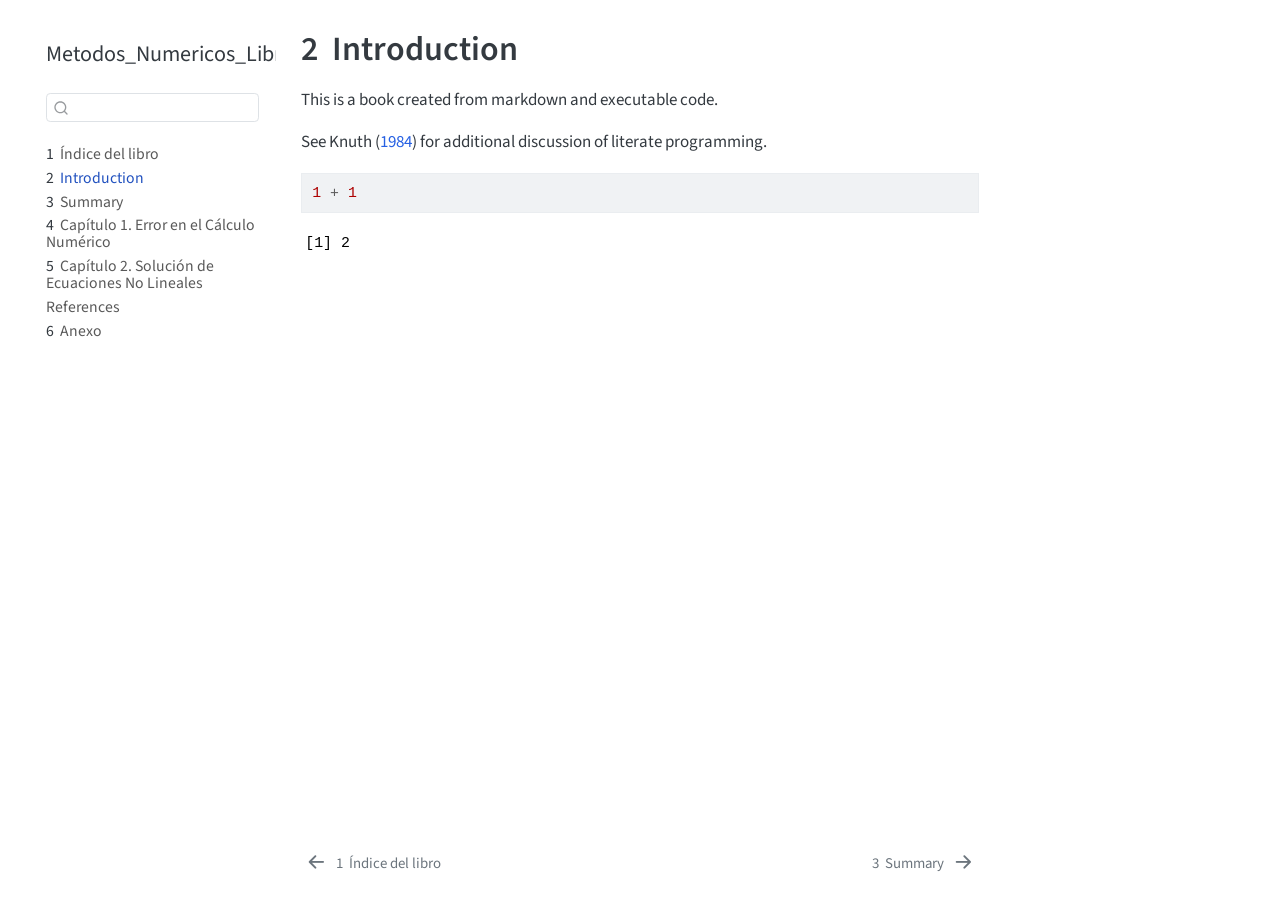
<file: intro.html>
<!DOCTYPE html>
<html xmlns="http://www.w3.org/1999/xhtml" lang="en" xml:lang="en"><head>

<meta charset="utf-8">
<meta name="generator" content="quarto-1.8.25">

<meta name="viewport" content="width=device-width, initial-scale=1.0, user-scalable=yes">


<title>2&nbsp; Introduction – Metodos_Numericos_Libro</title>
<style>
code{white-space: pre-wrap;}
span.smallcaps{font-variant: small-caps;}
div.columns{display: flex; gap: min(4vw, 1.5em);}
div.column{flex: auto; overflow-x: auto;}
div.hanging-indent{margin-left: 1.5em; text-indent: -1.5em;}
ul.task-list{list-style: none;}
ul.task-list li input[type="checkbox"] {
  width: 0.8em;
  margin: 0 0.8em 0.2em -1em; /* quarto-specific, see https://github.com/quarto-dev/quarto-cli/issues/4556 */ 
  vertical-align: middle;
}
/* CSS for syntax highlighting */
html { -webkit-text-size-adjust: 100%; }
pre > code.sourceCode { white-space: pre; position: relative; }
pre > code.sourceCode > span { display: inline-block; line-height: 1.25; }
pre > code.sourceCode > span:empty { height: 1.2em; }
.sourceCode { overflow: visible; }
code.sourceCode > span { color: inherit; text-decoration: inherit; }
div.sourceCode { margin: 1em 0; }
pre.sourceCode { margin: 0; }
@media screen {
div.sourceCode { overflow: auto; }
}
@media print {
pre > code.sourceCode { white-space: pre-wrap; }
pre > code.sourceCode > span { text-indent: -5em; padding-left: 5em; }
}
pre.numberSource code
  { counter-reset: source-line 0; }
pre.numberSource code > span
  { position: relative; left: -4em; counter-increment: source-line; }
pre.numberSource code > span > a:first-child::before
  { content: counter(source-line);
    position: relative; left: -1em; text-align: right; vertical-align: baseline;
    border: none; display: inline-block;
    -webkit-touch-callout: none; -webkit-user-select: none;
    -khtml-user-select: none; -moz-user-select: none;
    -ms-user-select: none; user-select: none;
    padding: 0 4px; width: 4em;
  }
pre.numberSource { margin-left: 3em;  padding-left: 4px; }
div.sourceCode
  {   }
@media screen {
pre > code.sourceCode > span > a:first-child::before { text-decoration: underline; }
}
/* CSS for citations */
div.csl-bib-body { }
div.csl-entry {
  clear: both;
  margin-bottom: 0em;
}
.hanging-indent div.csl-entry {
  margin-left:2em;
  text-indent:-2em;
}
div.csl-left-margin {
  min-width:2em;
  float:left;
}
div.csl-right-inline {
  margin-left:2em;
  padding-left:1em;
}
div.csl-indent {
  margin-left: 2em;
}</style>


<script src="site_libs/quarto-nav/quarto-nav.js"></script>
<script src="site_libs/quarto-nav/headroom.min.js"></script>
<script src="site_libs/clipboard/clipboard.min.js"></script>
<script src="site_libs/quarto-search/autocomplete.umd.js"></script>
<script src="site_libs/quarto-search/fuse.min.js"></script>
<script src="site_libs/quarto-search/quarto-search.js"></script>
<meta name="quarto:offset" content="./">
<link href="./summary.html" rel="next">
<link href="./index.html" rel="prev">
<script src="site_libs/quarto-html/quarto.js" type="module"></script>
<script src="site_libs/quarto-html/tabsets/tabsets.js" type="module"></script>
<script src="site_libs/quarto-html/axe/axe-check.js" type="module"></script>
<script src="site_libs/quarto-html/popper.min.js"></script>
<script src="site_libs/quarto-html/tippy.umd.min.js"></script>
<script src="site_libs/quarto-html/anchor.min.js"></script>
<link href="site_libs/quarto-html/tippy.css" rel="stylesheet">
<link href="site_libs/quarto-html/quarto-syntax-highlighting-7b89279ff1a6dce999919e0e67d4d9ec.css" rel="stylesheet" id="quarto-text-highlighting-styles">
<script src="site_libs/bootstrap/bootstrap.min.js"></script>
<link href="site_libs/bootstrap/bootstrap-icons.css" rel="stylesheet">
<link href="site_libs/bootstrap/bootstrap-70a47bd5681a7291082a5b9f83d58762.min.css" rel="stylesheet" append-hash="true" id="quarto-bootstrap" data-mode="light">
<script id="quarto-search-options" type="application/json">{
  "location": "sidebar",
  "copy-button": false,
  "collapse-after": 3,
  "panel-placement": "start",
  "type": "textbox",
  "limit": 50,
  "keyboard-shortcut": [
    "f",
    "/",
    "s"
  ],
  "show-item-context": false,
  "language": {
    "search-no-results-text": "No results",
    "search-matching-documents-text": "matching documents",
    "search-copy-link-title": "Copy link to search",
    "search-hide-matches-text": "Hide additional matches",
    "search-more-match-text": "more match in this document",
    "search-more-matches-text": "more matches in this document",
    "search-clear-button-title": "Clear",
    "search-text-placeholder": "",
    "search-detached-cancel-button-title": "Cancel",
    "search-submit-button-title": "Submit",
    "search-label": "Search"
  }
}</script>


</head>

<body class="nav-sidebar floating quarto-light">

<div id="quarto-search-results"></div>
  <header id="quarto-header" class="headroom fixed-top">
  <nav class="quarto-secondary-nav">
    <div class="container-fluid d-flex">
      <button type="button" class="quarto-btn-toggle btn" data-bs-toggle="collapse" role="button" data-bs-target=".quarto-sidebar-collapse-item" aria-controls="quarto-sidebar" aria-expanded="false" aria-label="Toggle sidebar navigation" onclick="if (window.quartoToggleHeadroom) { window.quartoToggleHeadroom(); }">
        <i class="bi bi-layout-text-sidebar-reverse"></i>
      </button>
        <nav class="quarto-page-breadcrumbs" aria-label="breadcrumb"><ol class="breadcrumb"><li class="breadcrumb-item"><a href="./intro.html"><span class="chapter-number">2</span>&nbsp; <span class="chapter-title">Introduction</span></a></li></ol></nav>
        <a class="flex-grow-1" role="navigation" data-bs-toggle="collapse" data-bs-target=".quarto-sidebar-collapse-item" aria-controls="quarto-sidebar" aria-expanded="false" aria-label="Toggle sidebar navigation" onclick="if (window.quartoToggleHeadroom) { window.quartoToggleHeadroom(); }">      
        </a>
      <button type="button" class="btn quarto-search-button" aria-label="Search" onclick="window.quartoOpenSearch();">
        <i class="bi bi-search"></i>
      </button>
    </div>
  </nav>
</header>
<!-- content -->
<div id="quarto-content" class="quarto-container page-columns page-rows-contents page-layout-article">
<!-- sidebar -->
  <nav id="quarto-sidebar" class="sidebar collapse collapse-horizontal quarto-sidebar-collapse-item sidebar-navigation floating overflow-auto">
    <div class="pt-lg-2 mt-2 text-left sidebar-header sidebar-header-stacked">
      <a href="./index.html" class="sidebar-logo-link">
      </a>
    <div class="sidebar-title mb-0 py-0">
      <a href="./">Metodos_Numericos_Libro</a> 
    </div>
      </div>
        <div class="mt-2 flex-shrink-0 align-items-center">
        <div class="sidebar-search">
        <div id="quarto-search" class="" title="Search"></div>
        </div>
        </div>
    <div class="sidebar-menu-container"> 
    <ul class="list-unstyled mt-1">
        <li class="sidebar-item">
  <div class="sidebar-item-container"> 
  <a href="./index.html" class="sidebar-item-text sidebar-link">
 <span class="menu-text"><span class="chapter-number">1</span>&nbsp; <span class="chapter-title">Índice del libro</span></span></a>
  </div>
</li>
        <li class="sidebar-item">
  <div class="sidebar-item-container"> 
  <a href="./intro.html" class="sidebar-item-text sidebar-link active">
 <span class="menu-text"><span class="chapter-number">2</span>&nbsp; <span class="chapter-title">Introduction</span></span></a>
  </div>
</li>
        <li class="sidebar-item">
  <div class="sidebar-item-container"> 
  <a href="./summary.html" class="sidebar-item-text sidebar-link">
 <span class="menu-text"><span class="chapter-number">3</span>&nbsp; <span class="chapter-title">Summary</span></span></a>
  </div>
</li>
        <li class="sidebar-item">
  <div class="sidebar-item-container"> 
  <a href="./capitulo1.html" class="sidebar-item-text sidebar-link">
 <span class="menu-text"><span class="chapter-number">4</span>&nbsp; <span class="chapter-title">Capítulo 1. Error en el Cálculo Numérico</span></span></a>
  </div>
</li>
        <li class="sidebar-item">
  <div class="sidebar-item-container"> 
  <a href="./capitulo2.html" class="sidebar-item-text sidebar-link">
 <span class="menu-text"><span class="chapter-number">5</span>&nbsp; <span class="chapter-title">Capítulo 2. Solución de Ecuaciones No Lineales</span></span></a>
  </div>
</li>
        <li class="sidebar-item">
  <div class="sidebar-item-container"> 
  <a href="./references.html" class="sidebar-item-text sidebar-link">
 <span class="menu-text">References</span></a>
  </div>
</li>
        <li class="sidebar-item">
  <div class="sidebar-item-container"> 
  <a href="./anexo.html" class="sidebar-item-text sidebar-link">
 <span class="menu-text"><span class="chapter-number">6</span>&nbsp; <span class="chapter-title">Anexo</span></span></a>
  </div>
</li>
    </ul>
    </div>
</nav>
<div id="quarto-sidebar-glass" class="quarto-sidebar-collapse-item" data-bs-toggle="collapse" data-bs-target=".quarto-sidebar-collapse-item"></div>
<!-- margin-sidebar -->
    <div id="quarto-margin-sidebar" class="sidebar margin-sidebar zindex-bottom">
        
    </div>
<!-- main -->
<main class="content" id="quarto-document-content">

<header id="title-block-header" class="quarto-title-block default">
<div class="quarto-title">
<h1 class="title"><span class="chapter-number">2</span>&nbsp; <span class="chapter-title">Introduction</span></h1>
</div>



<div class="quarto-title-meta">

    
  
    
  </div>
  


</header>


<p>This is a book created from markdown and executable code.</p>
<p>See <span class="citation" data-cites="knuth84">Knuth (<a href="references.html#ref-knuth84" role="doc-biblioref">1984</a>)</span> for additional discussion of literate programming.</p>
<div class="cell">
<div class="code-copy-outer-scaffold"><div class="sourceCode cell-code" id="cb1"><pre class="sourceCode r code-with-copy"><code class="sourceCode r"><span id="cb1-1"><a href="#cb1-1" aria-hidden="true" tabindex="-1"></a><span class="dv">1</span> <span class="sc">+</span> <span class="dv">1</span></span></code></pre></div><button title="Copy to Clipboard" class="code-copy-button"><i class="bi"></i></button></div>
<div class="cell-output cell-output-stdout">
<pre><code>[1] 2</code></pre>
</div>
</div>


<div id="refs" class="references csl-bib-body hanging-indent" data-entry-spacing="0" role="list" style="display: none">
<div id="ref-knuth84" class="csl-entry" role="listitem">
Knuth, Donald E. 1984. <span>“Literate Programming.”</span> <em>Comput. J.</em> 27 (2): 97–111. <a href="https://doi.org/10.1093/comjnl/27.2.97">https://doi.org/10.1093/comjnl/27.2.97</a>.
</div>
</div>

</main> <!-- /main -->
<script id="quarto-html-after-body" type="application/javascript">
  window.document.addEventListener("DOMContentLoaded", function (event) {
    const icon = "";
    const anchorJS = new window.AnchorJS();
    anchorJS.options = {
      placement: 'right',
      icon: icon
    };
    anchorJS.add('.anchored');
    const isCodeAnnotation = (el) => {
      for (const clz of el.classList) {
        if (clz.startsWith('code-annotation-')) {                     
          return true;
        }
      }
      return false;
    }
    const onCopySuccess = function(e) {
      // button target
      const button = e.trigger;
      // don't keep focus
      button.blur();
      // flash "checked"
      button.classList.add('code-copy-button-checked');
      var currentTitle = button.getAttribute("title");
      button.setAttribute("title", "Copied!");
      let tooltip;
      if (window.bootstrap) {
        button.setAttribute("data-bs-toggle", "tooltip");
        button.setAttribute("data-bs-placement", "left");
        button.setAttribute("data-bs-title", "Copied!");
        tooltip = new bootstrap.Tooltip(button, 
          { trigger: "manual", 
            customClass: "code-copy-button-tooltip",
            offset: [0, -8]});
        tooltip.show();    
      }
      setTimeout(function() {
        if (tooltip) {
          tooltip.hide();
          button.removeAttribute("data-bs-title");
          button.removeAttribute("data-bs-toggle");
          button.removeAttribute("data-bs-placement");
        }
        button.setAttribute("title", currentTitle);
        button.classList.remove('code-copy-button-checked');
      }, 1000);
      // clear code selection
      e.clearSelection();
    }
    const getTextToCopy = function(trigger) {
      const outerScaffold = trigger.parentElement.cloneNode(true);
      const codeEl = outerScaffold.querySelector('code');
      for (const childEl of codeEl.children) {
        if (isCodeAnnotation(childEl)) {
          childEl.remove();
        }
      }
      return codeEl.innerText;
    }
    const clipboard = new window.ClipboardJS('.code-copy-button:not([data-in-quarto-modal])', {
      text: getTextToCopy
    });
    clipboard.on('success', onCopySuccess);
    if (window.document.getElementById('quarto-embedded-source-code-modal')) {
      const clipboardModal = new window.ClipboardJS('.code-copy-button[data-in-quarto-modal]', {
        text: getTextToCopy,
        container: window.document.getElementById('quarto-embedded-source-code-modal')
      });
      clipboardModal.on('success', onCopySuccess);
    }
      var localhostRegex = new RegExp(/^(?:http|https):\/\/localhost\:?[0-9]*\//);
      var mailtoRegex = new RegExp(/^mailto:/);
        var filterRegex = new RegExp('/' + window.location.host + '/');
      var isInternal = (href) => {
          return filterRegex.test(href) || localhostRegex.test(href) || mailtoRegex.test(href);
      }
      // Inspect non-navigation links and adorn them if external
     var links = window.document.querySelectorAll('a[href]:not(.nav-link):not(.navbar-brand):not(.toc-action):not(.sidebar-link):not(.sidebar-item-toggle):not(.pagination-link):not(.no-external):not([aria-hidden]):not(.dropdown-item):not(.quarto-navigation-tool):not(.about-link)');
      for (var i=0; i<links.length; i++) {
        const link = links[i];
        if (!isInternal(link.href)) {
          // undo the damage that might have been done by quarto-nav.js in the case of
          // links that we want to consider external
          if (link.dataset.originalHref !== undefined) {
            link.href = link.dataset.originalHref;
          }
        }
      }
    function tippyHover(el, contentFn, onTriggerFn, onUntriggerFn) {
      const config = {
        allowHTML: true,
        maxWidth: 500,
        delay: 100,
        arrow: false,
        appendTo: function(el) {
            return el.parentElement;
        },
        interactive: true,
        interactiveBorder: 10,
        theme: 'quarto',
        placement: 'bottom-start',
      };
      if (contentFn) {
        config.content = contentFn;
      }
      if (onTriggerFn) {
        config.onTrigger = onTriggerFn;
      }
      if (onUntriggerFn) {
        config.onUntrigger = onUntriggerFn;
      }
      window.tippy(el, config); 
    }
    const noterefs = window.document.querySelectorAll('a[role="doc-noteref"]');
    for (var i=0; i<noterefs.length; i++) {
      const ref = noterefs[i];
      tippyHover(ref, function() {
        // use id or data attribute instead here
        let href = ref.getAttribute('data-footnote-href') || ref.getAttribute('href');
        try { href = new URL(href).hash; } catch {}
        const id = href.replace(/^#\/?/, "");
        const note = window.document.getElementById(id);
        if (note) {
          return note.innerHTML;
        } else {
          return "";
        }
      });
    }
    const xrefs = window.document.querySelectorAll('a.quarto-xref');
    const processXRef = (id, note) => {
      // Strip column container classes
      const stripColumnClz = (el) => {
        el.classList.remove("page-full", "page-columns");
        if (el.children) {
          for (const child of el.children) {
            stripColumnClz(child);
          }
        }
      }
      stripColumnClz(note)
      if (id === null || id.startsWith('sec-')) {
        // Special case sections, only their first couple elements
        const container = document.createElement("div");
        if (note.children && note.children.length > 2) {
          container.appendChild(note.children[0].cloneNode(true));
          for (let i = 1; i < note.children.length; i++) {
            const child = note.children[i];
            if (child.tagName === "P" && child.innerText === "") {
              continue;
            } else {
              container.appendChild(child.cloneNode(true));
              break;
            }
          }
          if (window.Quarto?.typesetMath) {
            window.Quarto.typesetMath(container);
          }
          return container.innerHTML
        } else {
          if (window.Quarto?.typesetMath) {
            window.Quarto.typesetMath(note);
          }
          return note.innerHTML;
        }
      } else {
        // Remove any anchor links if they are present
        const anchorLink = note.querySelector('a.anchorjs-link');
        if (anchorLink) {
          anchorLink.remove();
        }
        if (window.Quarto?.typesetMath) {
          window.Quarto.typesetMath(note);
        }
        if (note.classList.contains("callout")) {
          return note.outerHTML;
        } else {
          return note.innerHTML;
        }
      }
    }
    for (var i=0; i<xrefs.length; i++) {
      const xref = xrefs[i];
      tippyHover(xref, undefined, function(instance) {
        instance.disable();
        let url = xref.getAttribute('href');
        let hash = undefined; 
        if (url.startsWith('#')) {
          hash = url;
        } else {
          try { hash = new URL(url).hash; } catch {}
        }
        if (hash) {
          const id = hash.replace(/^#\/?/, "");
          const note = window.document.getElementById(id);
          if (note !== null) {
            try {
              const html = processXRef(id, note.cloneNode(true));
              instance.setContent(html);
            } finally {
              instance.enable();
              instance.show();
            }
          } else {
            // See if we can fetch this
            fetch(url.split('#')[0])
            .then(res => res.text())
            .then(html => {
              const parser = new DOMParser();
              const htmlDoc = parser.parseFromString(html, "text/html");
              const note = htmlDoc.getElementById(id);
              if (note !== null) {
                const html = processXRef(id, note);
                instance.setContent(html);
              } 
            }).finally(() => {
              instance.enable();
              instance.show();
            });
          }
        } else {
          // See if we can fetch a full url (with no hash to target)
          // This is a special case and we should probably do some content thinning / targeting
          fetch(url)
          .then(res => res.text())
          .then(html => {
            const parser = new DOMParser();
            const htmlDoc = parser.parseFromString(html, "text/html");
            const note = htmlDoc.querySelector('main.content');
            if (note !== null) {
              // This should only happen for chapter cross references
              // (since there is no id in the URL)
              // remove the first header
              if (note.children.length > 0 && note.children[0].tagName === "HEADER") {
                note.children[0].remove();
              }
              const html = processXRef(null, note);
              instance.setContent(html);
            } 
          }).finally(() => {
            instance.enable();
            instance.show();
          });
        }
      }, function(instance) {
      });
    }
        let selectedAnnoteEl;
        const selectorForAnnotation = ( cell, annotation) => {
          let cellAttr = 'data-code-cell="' + cell + '"';
          let lineAttr = 'data-code-annotation="' +  annotation + '"';
          const selector = 'span[' + cellAttr + '][' + lineAttr + ']';
          return selector;
        }
        const selectCodeLines = (annoteEl) => {
          const doc = window.document;
          const targetCell = annoteEl.getAttribute("data-target-cell");
          const targetAnnotation = annoteEl.getAttribute("data-target-annotation");
          const annoteSpan = window.document.querySelector(selectorForAnnotation(targetCell, targetAnnotation));
          const lines = annoteSpan.getAttribute("data-code-lines").split(",");
          const lineIds = lines.map((line) => {
            return targetCell + "-" + line;
          })
          let top = null;
          let height = null;
          let parent = null;
          if (lineIds.length > 0) {
              //compute the position of the single el (top and bottom and make a div)
              const el = window.document.getElementById(lineIds[0]);
              top = el.offsetTop;
              height = el.offsetHeight;
              parent = el.parentElement.parentElement;
            if (lineIds.length > 1) {
              const lastEl = window.document.getElementById(lineIds[lineIds.length - 1]);
              const bottom = lastEl.offsetTop + lastEl.offsetHeight;
              height = bottom - top;
            }
            if (top !== null && height !== null && parent !== null) {
              // cook up a div (if necessary) and position it 
              let div = window.document.getElementById("code-annotation-line-highlight");
              if (div === null) {
                div = window.document.createElement("div");
                div.setAttribute("id", "code-annotation-line-highlight");
                div.style.position = 'absolute';
                parent.appendChild(div);
              }
              div.style.top = top - 2 + "px";
              div.style.height = height + 4 + "px";
              div.style.left = 0;
              let gutterDiv = window.document.getElementById("code-annotation-line-highlight-gutter");
              if (gutterDiv === null) {
                gutterDiv = window.document.createElement("div");
                gutterDiv.setAttribute("id", "code-annotation-line-highlight-gutter");
                gutterDiv.style.position = 'absolute';
                const codeCell = window.document.getElementById(targetCell);
                const gutter = codeCell.querySelector('.code-annotation-gutter');
                gutter.appendChild(gutterDiv);
              }
              gutterDiv.style.top = top - 2 + "px";
              gutterDiv.style.height = height + 4 + "px";
            }
            selectedAnnoteEl = annoteEl;
          }
        };
        const unselectCodeLines = () => {
          const elementsIds = ["code-annotation-line-highlight", "code-annotation-line-highlight-gutter"];
          elementsIds.forEach((elId) => {
            const div = window.document.getElementById(elId);
            if (div) {
              div.remove();
            }
          });
          selectedAnnoteEl = undefined;
        };
          // Handle positioning of the toggle
      window.addEventListener(
        "resize",
        throttle(() => {
          elRect = undefined;
          if (selectedAnnoteEl) {
            selectCodeLines(selectedAnnoteEl);
          }
        }, 10)
      );
      function throttle(fn, ms) {
      let throttle = false;
      let timer;
        return (...args) => {
          if(!throttle) { // first call gets through
              fn.apply(this, args);
              throttle = true;
          } else { // all the others get throttled
              if(timer) clearTimeout(timer); // cancel #2
              timer = setTimeout(() => {
                fn.apply(this, args);
                timer = throttle = false;
              }, ms);
          }
        };
      }
        // Attach click handler to the DT
        const annoteDls = window.document.querySelectorAll('dt[data-target-cell]');
        for (const annoteDlNode of annoteDls) {
          annoteDlNode.addEventListener('click', (event) => {
            const clickedEl = event.target;
            if (clickedEl !== selectedAnnoteEl) {
              unselectCodeLines();
              const activeEl = window.document.querySelector('dt[data-target-cell].code-annotation-active');
              if (activeEl) {
                activeEl.classList.remove('code-annotation-active');
              }
              selectCodeLines(clickedEl);
              clickedEl.classList.add('code-annotation-active');
            } else {
              // Unselect the line
              unselectCodeLines();
              clickedEl.classList.remove('code-annotation-active');
            }
          });
        }
    const findCites = (el) => {
      const parentEl = el.parentElement;
      if (parentEl) {
        const cites = parentEl.dataset.cites;
        if (cites) {
          return {
            el,
            cites: cites.split(' ')
          };
        } else {
          return findCites(el.parentElement)
        }
      } else {
        return undefined;
      }
    };
    var bibliorefs = window.document.querySelectorAll('a[role="doc-biblioref"]');
    for (var i=0; i<bibliorefs.length; i++) {
      const ref = bibliorefs[i];
      const citeInfo = findCites(ref);
      if (citeInfo) {
        tippyHover(citeInfo.el, function() {
          var popup = window.document.createElement('div');
          citeInfo.cites.forEach(function(cite) {
            var citeDiv = window.document.createElement('div');
            citeDiv.classList.add('hanging-indent');
            citeDiv.classList.add('csl-entry');
            var biblioDiv = window.document.getElementById('ref-' + cite);
            if (biblioDiv) {
              citeDiv.innerHTML = biblioDiv.innerHTML;
            }
            popup.appendChild(citeDiv);
          });
          return popup.innerHTML;
        });
      }
    }
  });
  </script>
<nav class="page-navigation">
  <div class="nav-page nav-page-previous">
      <a href="./index.html" class="pagination-link" aria-label="Índice del libro">
        <i class="bi bi-arrow-left-short"></i> <span class="nav-page-text"><span class="chapter-number">1</span>&nbsp; <span class="chapter-title">Índice del libro</span></span>
      </a>          
  </div>
  <div class="nav-page nav-page-next">
      <a href="./summary.html" class="pagination-link" aria-label="Summary">
        <span class="nav-page-text"><span class="chapter-number">3</span>&nbsp; <span class="chapter-title">Summary</span></span> <i class="bi bi-arrow-right-short"></i>
      </a>
  </div>
</nav>
</div> <!-- /content -->




</body></html>
</file>
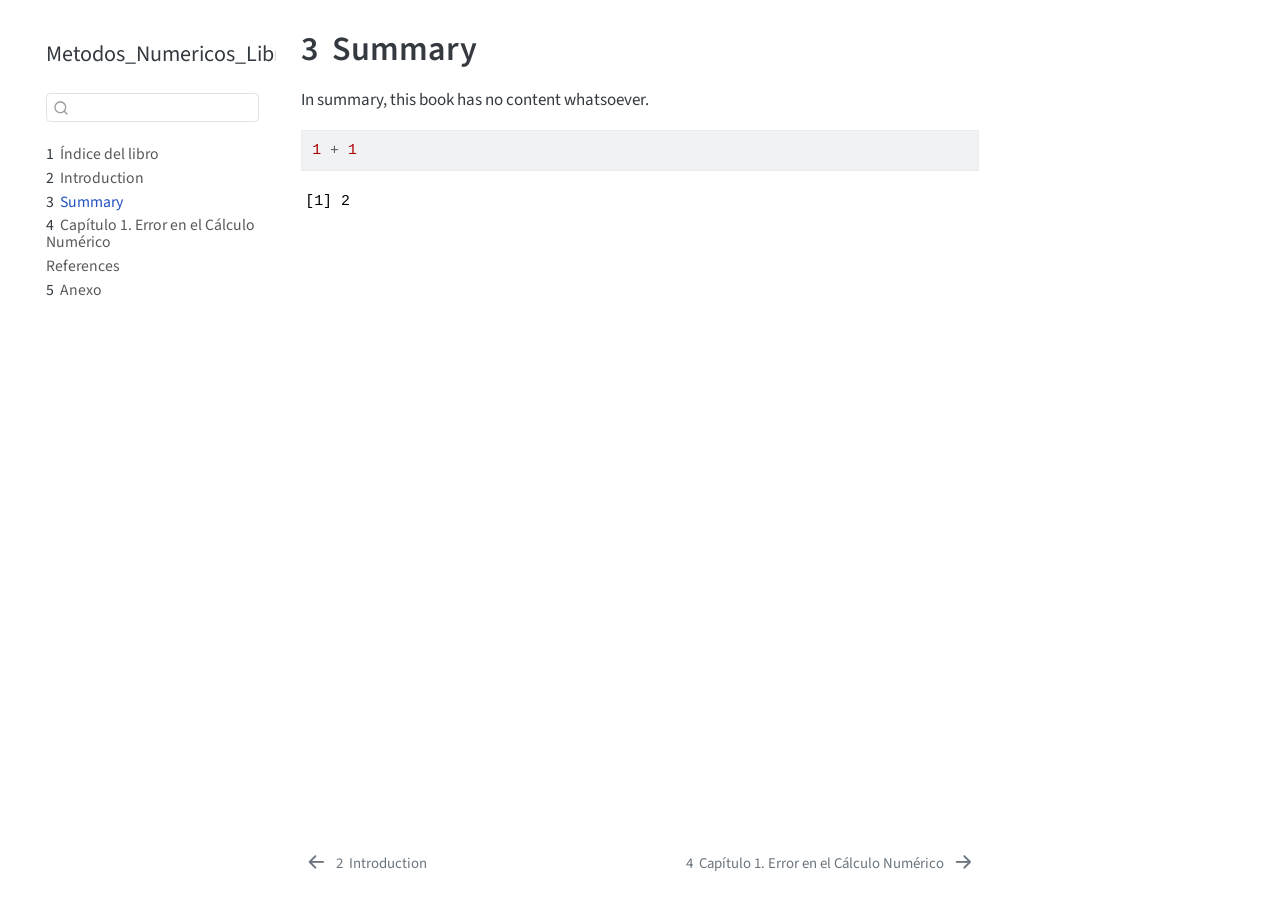
<file: summary.html>
<!DOCTYPE html>
<html xmlns="http://www.w3.org/1999/xhtml" lang="en" xml:lang="en"><head>

<meta charset="utf-8">
<meta name="generator" content="quarto-1.8.25">

<meta name="viewport" content="width=device-width, initial-scale=1.0, user-scalable=yes">


<title>3&nbsp; Summary – Metodos_Numericos_Libro</title>
<style>
code{white-space: pre-wrap;}
span.smallcaps{font-variant: small-caps;}
div.columns{display: flex; gap: min(4vw, 1.5em);}
div.column{flex: auto; overflow-x: auto;}
div.hanging-indent{margin-left: 1.5em; text-indent: -1.5em;}
ul.task-list{list-style: none;}
ul.task-list li input[type="checkbox"] {
  width: 0.8em;
  margin: 0 0.8em 0.2em -1em; /* quarto-specific, see https://github.com/quarto-dev/quarto-cli/issues/4556 */ 
  vertical-align: middle;
}
/* CSS for syntax highlighting */
html { -webkit-text-size-adjust: 100%; }
pre > code.sourceCode { white-space: pre; position: relative; }
pre > code.sourceCode > span { display: inline-block; line-height: 1.25; }
pre > code.sourceCode > span:empty { height: 1.2em; }
.sourceCode { overflow: visible; }
code.sourceCode > span { color: inherit; text-decoration: inherit; }
div.sourceCode { margin: 1em 0; }
pre.sourceCode { margin: 0; }
@media screen {
div.sourceCode { overflow: auto; }
}
@media print {
pre > code.sourceCode { white-space: pre-wrap; }
pre > code.sourceCode > span { text-indent: -5em; padding-left: 5em; }
}
pre.numberSource code
  { counter-reset: source-line 0; }
pre.numberSource code > span
  { position: relative; left: -4em; counter-increment: source-line; }
pre.numberSource code > span > a:first-child::before
  { content: counter(source-line);
    position: relative; left: -1em; text-align: right; vertical-align: baseline;
    border: none; display: inline-block;
    -webkit-touch-callout: none; -webkit-user-select: none;
    -khtml-user-select: none; -moz-user-select: none;
    -ms-user-select: none; user-select: none;
    padding: 0 4px; width: 4em;
  }
pre.numberSource { margin-left: 3em;  padding-left: 4px; }
div.sourceCode
  {   }
@media screen {
pre > code.sourceCode > span > a:first-child::before { text-decoration: underline; }
}
</style>


<script src="site_libs/quarto-nav/quarto-nav.js"></script>
<script src="site_libs/quarto-nav/headroom.min.js"></script>
<script src="site_libs/clipboard/clipboard.min.js"></script>
<script src="site_libs/quarto-search/autocomplete.umd.js"></script>
<script src="site_libs/quarto-search/fuse.min.js"></script>
<script src="site_libs/quarto-search/quarto-search.js"></script>
<meta name="quarto:offset" content="./">
<link href="./capitulo1.html" rel="next">
<link href="./intro.html" rel="prev">
<script src="site_libs/quarto-html/quarto.js" type="module"></script>
<script src="site_libs/quarto-html/tabsets/tabsets.js" type="module"></script>
<script src="site_libs/quarto-html/axe/axe-check.js" type="module"></script>
<script src="site_libs/quarto-html/popper.min.js"></script>
<script src="site_libs/quarto-html/tippy.umd.min.js"></script>
<script src="site_libs/quarto-html/anchor.min.js"></script>
<link href="site_libs/quarto-html/tippy.css" rel="stylesheet">
<link href="site_libs/quarto-html/quarto-syntax-highlighting-7b89279ff1a6dce999919e0e67d4d9ec.css" rel="stylesheet" id="quarto-text-highlighting-styles">
<script src="site_libs/bootstrap/bootstrap.min.js"></script>
<link href="site_libs/bootstrap/bootstrap-icons.css" rel="stylesheet">
<link href="site_libs/bootstrap/bootstrap-70a47bd5681a7291082a5b9f83d58762.min.css" rel="stylesheet" append-hash="true" id="quarto-bootstrap" data-mode="light">
<script id="quarto-search-options" type="application/json">{
  "location": "sidebar",
  "copy-button": false,
  "collapse-after": 3,
  "panel-placement": "start",
  "type": "textbox",
  "limit": 50,
  "keyboard-shortcut": [
    "f",
    "/",
    "s"
  ],
  "show-item-context": false,
  "language": {
    "search-no-results-text": "No results",
    "search-matching-documents-text": "matching documents",
    "search-copy-link-title": "Copy link to search",
    "search-hide-matches-text": "Hide additional matches",
    "search-more-match-text": "more match in this document",
    "search-more-matches-text": "more matches in this document",
    "search-clear-button-title": "Clear",
    "search-text-placeholder": "",
    "search-detached-cancel-button-title": "Cancel",
    "search-submit-button-title": "Submit",
    "search-label": "Search"
  }
}</script>


</head>

<body class="nav-sidebar floating quarto-light">

<div id="quarto-search-results"></div>
  <header id="quarto-header" class="headroom fixed-top">
  <nav class="quarto-secondary-nav">
    <div class="container-fluid d-flex">
      <button type="button" class="quarto-btn-toggle btn" data-bs-toggle="collapse" role="button" data-bs-target=".quarto-sidebar-collapse-item" aria-controls="quarto-sidebar" aria-expanded="false" aria-label="Toggle sidebar navigation" onclick="if (window.quartoToggleHeadroom) { window.quartoToggleHeadroom(); }">
        <i class="bi bi-layout-text-sidebar-reverse"></i>
      </button>
        <nav class="quarto-page-breadcrumbs" aria-label="breadcrumb"><ol class="breadcrumb"><li class="breadcrumb-item"><a href="./summary.html"><span class="chapter-number">3</span>&nbsp; <span class="chapter-title">Summary</span></a></li></ol></nav>
        <a class="flex-grow-1" role="navigation" data-bs-toggle="collapse" data-bs-target=".quarto-sidebar-collapse-item" aria-controls="quarto-sidebar" aria-expanded="false" aria-label="Toggle sidebar navigation" onclick="if (window.quartoToggleHeadroom) { window.quartoToggleHeadroom(); }">      
        </a>
      <button type="button" class="btn quarto-search-button" aria-label="Search" onclick="window.quartoOpenSearch();">
        <i class="bi bi-search"></i>
      </button>
    </div>
  </nav>
</header>
<!-- content -->
<div id="quarto-content" class="quarto-container page-columns page-rows-contents page-layout-article">
<!-- sidebar -->
  <nav id="quarto-sidebar" class="sidebar collapse collapse-horizontal quarto-sidebar-collapse-item sidebar-navigation floating overflow-auto">
    <div class="pt-lg-2 mt-2 text-left sidebar-header sidebar-header-stacked">
      <a href="./index.html" class="sidebar-logo-link">
      </a>
    <div class="sidebar-title mb-0 py-0">
      <a href="./">Metodos_Numericos_Libro</a> 
    </div>
      </div>
        <div class="mt-2 flex-shrink-0 align-items-center">
        <div class="sidebar-search">
        <div id="quarto-search" class="" title="Search"></div>
        </div>
        </div>
    <div class="sidebar-menu-container"> 
    <ul class="list-unstyled mt-1">
        <li class="sidebar-item">
  <div class="sidebar-item-container"> 
  <a href="./index.html" class="sidebar-item-text sidebar-link">
 <span class="menu-text"><span class="chapter-number">1</span>&nbsp; <span class="chapter-title">Índice del libro</span></span></a>
  </div>
</li>
        <li class="sidebar-item">
  <div class="sidebar-item-container"> 
  <a href="./intro.html" class="sidebar-item-text sidebar-link">
 <span class="menu-text"><span class="chapter-number">2</span>&nbsp; <span class="chapter-title">Introduction</span></span></a>
  </div>
</li>
        <li class="sidebar-item">
  <div class="sidebar-item-container"> 
  <a href="./summary.html" class="sidebar-item-text sidebar-link active">
 <span class="menu-text"><span class="chapter-number">3</span>&nbsp; <span class="chapter-title">Summary</span></span></a>
  </div>
</li>
        <li class="sidebar-item">
  <div class="sidebar-item-container"> 
  <a href="./capitulo1.html" class="sidebar-item-text sidebar-link">
 <span class="menu-text"><span class="chapter-number">4</span>&nbsp; <span class="chapter-title">Capítulo 1. Error en el Cálculo Numérico</span></span></a>
  </div>
</li>
        <li class="sidebar-item">
  <div class="sidebar-item-container"> 
  <a href="./references.html" class="sidebar-item-text sidebar-link">
 <span class="menu-text">References</span></a>
  </div>
</li>
        <li class="sidebar-item">
  <div class="sidebar-item-container"> 
  <a href="./anexo.html" class="sidebar-item-text sidebar-link">
 <span class="menu-text"><span class="chapter-number">5</span>&nbsp; <span class="chapter-title">Anexo</span></span></a>
  </div>
</li>
    </ul>
    </div>
</nav>
<div id="quarto-sidebar-glass" class="quarto-sidebar-collapse-item" data-bs-toggle="collapse" data-bs-target=".quarto-sidebar-collapse-item"></div>
<!-- margin-sidebar -->
    <div id="quarto-margin-sidebar" class="sidebar margin-sidebar zindex-bottom">
        
    </div>
<!-- main -->
<main class="content" id="quarto-document-content">

<header id="title-block-header" class="quarto-title-block default">
<div class="quarto-title">
<h1 class="title"><span class="chapter-number">3</span>&nbsp; <span class="chapter-title">Summary</span></h1>
</div>



<div class="quarto-title-meta">

    
  
    
  </div>
  


</header>


<p>In summary, this book has no content whatsoever.</p>
<div class="cell">
<div class="code-copy-outer-scaffold"><div class="sourceCode cell-code" id="cb1"><pre class="sourceCode r code-with-copy"><code class="sourceCode r"><span id="cb1-1"><a href="#cb1-1" aria-hidden="true" tabindex="-1"></a><span class="dv">1</span> <span class="sc">+</span> <span class="dv">1</span></span></code></pre></div><button title="Copy to Clipboard" class="code-copy-button"><i class="bi"></i></button></div>
<div class="cell-output cell-output-stdout">
<pre><code>[1] 2</code></pre>
</div>
</div>



</main> <!-- /main -->
<script id="quarto-html-after-body" type="application/javascript">
  window.document.addEventListener("DOMContentLoaded", function (event) {
    const icon = "";
    const anchorJS = new window.AnchorJS();
    anchorJS.options = {
      placement: 'right',
      icon: icon
    };
    anchorJS.add('.anchored');
    const isCodeAnnotation = (el) => {
      for (const clz of el.classList) {
        if (clz.startsWith('code-annotation-')) {                     
          return true;
        }
      }
      return false;
    }
    const onCopySuccess = function(e) {
      // button target
      const button = e.trigger;
      // don't keep focus
      button.blur();
      // flash "checked"
      button.classList.add('code-copy-button-checked');
      var currentTitle = button.getAttribute("title");
      button.setAttribute("title", "Copied!");
      let tooltip;
      if (window.bootstrap) {
        button.setAttribute("data-bs-toggle", "tooltip");
        button.setAttribute("data-bs-placement", "left");
        button.setAttribute("data-bs-title", "Copied!");
        tooltip = new bootstrap.Tooltip(button, 
          { trigger: "manual", 
            customClass: "code-copy-button-tooltip",
            offset: [0, -8]});
        tooltip.show();    
      }
      setTimeout(function() {
        if (tooltip) {
          tooltip.hide();
          button.removeAttribute("data-bs-title");
          button.removeAttribute("data-bs-toggle");
          button.removeAttribute("data-bs-placement");
        }
        button.setAttribute("title", currentTitle);
        button.classList.remove('code-copy-button-checked');
      }, 1000);
      // clear code selection
      e.clearSelection();
    }
    const getTextToCopy = function(trigger) {
      const outerScaffold = trigger.parentElement.cloneNode(true);
      const codeEl = outerScaffold.querySelector('code');
      for (const childEl of codeEl.children) {
        if (isCodeAnnotation(childEl)) {
          childEl.remove();
        }
      }
      return codeEl.innerText;
    }
    const clipboard = new window.ClipboardJS('.code-copy-button:not([data-in-quarto-modal])', {
      text: getTextToCopy
    });
    clipboard.on('success', onCopySuccess);
    if (window.document.getElementById('quarto-embedded-source-code-modal')) {
      const clipboardModal = new window.ClipboardJS('.code-copy-button[data-in-quarto-modal]', {
        text: getTextToCopy,
        container: window.document.getElementById('quarto-embedded-source-code-modal')
      });
      clipboardModal.on('success', onCopySuccess);
    }
      var localhostRegex = new RegExp(/^(?:http|https):\/\/localhost\:?[0-9]*\//);
      var mailtoRegex = new RegExp(/^mailto:/);
        var filterRegex = new RegExp('/' + window.location.host + '/');
      var isInternal = (href) => {
          return filterRegex.test(href) || localhostRegex.test(href) || mailtoRegex.test(href);
      }
      // Inspect non-navigation links and adorn them if external
     var links = window.document.querySelectorAll('a[href]:not(.nav-link):not(.navbar-brand):not(.toc-action):not(.sidebar-link):not(.sidebar-item-toggle):not(.pagination-link):not(.no-external):not([aria-hidden]):not(.dropdown-item):not(.quarto-navigation-tool):not(.about-link)');
      for (var i=0; i<links.length; i++) {
        const link = links[i];
        if (!isInternal(link.href)) {
          // undo the damage that might have been done by quarto-nav.js in the case of
          // links that we want to consider external
          if (link.dataset.originalHref !== undefined) {
            link.href = link.dataset.originalHref;
          }
        }
      }
    function tippyHover(el, contentFn, onTriggerFn, onUntriggerFn) {
      const config = {
        allowHTML: true,
        maxWidth: 500,
        delay: 100,
        arrow: false,
        appendTo: function(el) {
            return el.parentElement;
        },
        interactive: true,
        interactiveBorder: 10,
        theme: 'quarto',
        placement: 'bottom-start',
      };
      if (contentFn) {
        config.content = contentFn;
      }
      if (onTriggerFn) {
        config.onTrigger = onTriggerFn;
      }
      if (onUntriggerFn) {
        config.onUntrigger = onUntriggerFn;
      }
      window.tippy(el, config); 
    }
    const noterefs = window.document.querySelectorAll('a[role="doc-noteref"]');
    for (var i=0; i<noterefs.length; i++) {
      const ref = noterefs[i];
      tippyHover(ref, function() {
        // use id or data attribute instead here
        let href = ref.getAttribute('data-footnote-href') || ref.getAttribute('href');
        try { href = new URL(href).hash; } catch {}
        const id = href.replace(/^#\/?/, "");
        const note = window.document.getElementById(id);
        if (note) {
          return note.innerHTML;
        } else {
          return "";
        }
      });
    }
    const xrefs = window.document.querySelectorAll('a.quarto-xref');
    const processXRef = (id, note) => {
      // Strip column container classes
      const stripColumnClz = (el) => {
        el.classList.remove("page-full", "page-columns");
        if (el.children) {
          for (const child of el.children) {
            stripColumnClz(child);
          }
        }
      }
      stripColumnClz(note)
      if (id === null || id.startsWith('sec-')) {
        // Special case sections, only their first couple elements
        const container = document.createElement("div");
        if (note.children && note.children.length > 2) {
          container.appendChild(note.children[0].cloneNode(true));
          for (let i = 1; i < note.children.length; i++) {
            const child = note.children[i];
            if (child.tagName === "P" && child.innerText === "") {
              continue;
            } else {
              container.appendChild(child.cloneNode(true));
              break;
            }
          }
          if (window.Quarto?.typesetMath) {
            window.Quarto.typesetMath(container);
          }
          return container.innerHTML
        } else {
          if (window.Quarto?.typesetMath) {
            window.Quarto.typesetMath(note);
          }
          return note.innerHTML;
        }
      } else {
        // Remove any anchor links if they are present
        const anchorLink = note.querySelector('a.anchorjs-link');
        if (anchorLink) {
          anchorLink.remove();
        }
        if (window.Quarto?.typesetMath) {
          window.Quarto.typesetMath(note);
        }
        if (note.classList.contains("callout")) {
          return note.outerHTML;
        } else {
          return note.innerHTML;
        }
      }
    }
    for (var i=0; i<xrefs.length; i++) {
      const xref = xrefs[i];
      tippyHover(xref, undefined, function(instance) {
        instance.disable();
        let url = xref.getAttribute('href');
        let hash = undefined; 
        if (url.startsWith('#')) {
          hash = url;
        } else {
          try { hash = new URL(url).hash; } catch {}
        }
        if (hash) {
          const id = hash.replace(/^#\/?/, "");
          const note = window.document.getElementById(id);
          if (note !== null) {
            try {
              const html = processXRef(id, note.cloneNode(true));
              instance.setContent(html);
            } finally {
              instance.enable();
              instance.show();
            }
          } else {
            // See if we can fetch this
            fetch(url.split('#')[0])
            .then(res => res.text())
            .then(html => {
              const parser = new DOMParser();
              const htmlDoc = parser.parseFromString(html, "text/html");
              const note = htmlDoc.getElementById(id);
              if (note !== null) {
                const html = processXRef(id, note);
                instance.setContent(html);
              } 
            }).finally(() => {
              instance.enable();
              instance.show();
            });
          }
        } else {
          // See if we can fetch a full url (with no hash to target)
          // This is a special case and we should probably do some content thinning / targeting
          fetch(url)
          .then(res => res.text())
          .then(html => {
            const parser = new DOMParser();
            const htmlDoc = parser.parseFromString(html, "text/html");
            const note = htmlDoc.querySelector('main.content');
            if (note !== null) {
              // This should only happen for chapter cross references
              // (since there is no id in the URL)
              // remove the first header
              if (note.children.length > 0 && note.children[0].tagName === "HEADER") {
                note.children[0].remove();
              }
              const html = processXRef(null, note);
              instance.setContent(html);
            } 
          }).finally(() => {
            instance.enable();
            instance.show();
          });
        }
      }, function(instance) {
      });
    }
        let selectedAnnoteEl;
        const selectorForAnnotation = ( cell, annotation) => {
          let cellAttr = 'data-code-cell="' + cell + '"';
          let lineAttr = 'data-code-annotation="' +  annotation + '"';
          const selector = 'span[' + cellAttr + '][' + lineAttr + ']';
          return selector;
        }
        const selectCodeLines = (annoteEl) => {
          const doc = window.document;
          const targetCell = annoteEl.getAttribute("data-target-cell");
          const targetAnnotation = annoteEl.getAttribute("data-target-annotation");
          const annoteSpan = window.document.querySelector(selectorForAnnotation(targetCell, targetAnnotation));
          const lines = annoteSpan.getAttribute("data-code-lines").split(",");
          const lineIds = lines.map((line) => {
            return targetCell + "-" + line;
          })
          let top = null;
          let height = null;
          let parent = null;
          if (lineIds.length > 0) {
              //compute the position of the single el (top and bottom and make a div)
              const el = window.document.getElementById(lineIds[0]);
              top = el.offsetTop;
              height = el.offsetHeight;
              parent = el.parentElement.parentElement;
            if (lineIds.length > 1) {
              const lastEl = window.document.getElementById(lineIds[lineIds.length - 1]);
              const bottom = lastEl.offsetTop + lastEl.offsetHeight;
              height = bottom - top;
            }
            if (top !== null && height !== null && parent !== null) {
              // cook up a div (if necessary) and position it 
              let div = window.document.getElementById("code-annotation-line-highlight");
              if (div === null) {
                div = window.document.createElement("div");
                div.setAttribute("id", "code-annotation-line-highlight");
                div.style.position = 'absolute';
                parent.appendChild(div);
              }
              div.style.top = top - 2 + "px";
              div.style.height = height + 4 + "px";
              div.style.left = 0;
              let gutterDiv = window.document.getElementById("code-annotation-line-highlight-gutter");
              if (gutterDiv === null) {
                gutterDiv = window.document.createElement("div");
                gutterDiv.setAttribute("id", "code-annotation-line-highlight-gutter");
                gutterDiv.style.position = 'absolute';
                const codeCell = window.document.getElementById(targetCell);
                const gutter = codeCell.querySelector('.code-annotation-gutter');
                gutter.appendChild(gutterDiv);
              }
              gutterDiv.style.top = top - 2 + "px";
              gutterDiv.style.height = height + 4 + "px";
            }
            selectedAnnoteEl = annoteEl;
          }
        };
        const unselectCodeLines = () => {
          const elementsIds = ["code-annotation-line-highlight", "code-annotation-line-highlight-gutter"];
          elementsIds.forEach((elId) => {
            const div = window.document.getElementById(elId);
            if (div) {
              div.remove();
            }
          });
          selectedAnnoteEl = undefined;
        };
          // Handle positioning of the toggle
      window.addEventListener(
        "resize",
        throttle(() => {
          elRect = undefined;
          if (selectedAnnoteEl) {
            selectCodeLines(selectedAnnoteEl);
          }
        }, 10)
      );
      function throttle(fn, ms) {
      let throttle = false;
      let timer;
        return (...args) => {
          if(!throttle) { // first call gets through
              fn.apply(this, args);
              throttle = true;
          } else { // all the others get throttled
              if(timer) clearTimeout(timer); // cancel #2
              timer = setTimeout(() => {
                fn.apply(this, args);
                timer = throttle = false;
              }, ms);
          }
        };
      }
        // Attach click handler to the DT
        const annoteDls = window.document.querySelectorAll('dt[data-target-cell]');
        for (const annoteDlNode of annoteDls) {
          annoteDlNode.addEventListener('click', (event) => {
            const clickedEl = event.target;
            if (clickedEl !== selectedAnnoteEl) {
              unselectCodeLines();
              const activeEl = window.document.querySelector('dt[data-target-cell].code-annotation-active');
              if (activeEl) {
                activeEl.classList.remove('code-annotation-active');
              }
              selectCodeLines(clickedEl);
              clickedEl.classList.add('code-annotation-active');
            } else {
              // Unselect the line
              unselectCodeLines();
              clickedEl.classList.remove('code-annotation-active');
            }
          });
        }
    const findCites = (el) => {
      const parentEl = el.parentElement;
      if (parentEl) {
        const cites = parentEl.dataset.cites;
        if (cites) {
          return {
            el,
            cites: cites.split(' ')
          };
        } else {
          return findCites(el.parentElement)
        }
      } else {
        return undefined;
      }
    };
    var bibliorefs = window.document.querySelectorAll('a[role="doc-biblioref"]');
    for (var i=0; i<bibliorefs.length; i++) {
      const ref = bibliorefs[i];
      const citeInfo = findCites(ref);
      if (citeInfo) {
        tippyHover(citeInfo.el, function() {
          var popup = window.document.createElement('div');
          citeInfo.cites.forEach(function(cite) {
            var citeDiv = window.document.createElement('div');
            citeDiv.classList.add('hanging-indent');
            citeDiv.classList.add('csl-entry');
            var biblioDiv = window.document.getElementById('ref-' + cite);
            if (biblioDiv) {
              citeDiv.innerHTML = biblioDiv.innerHTML;
            }
            popup.appendChild(citeDiv);
          });
          return popup.innerHTML;
        });
      }
    }
  });
  </script>
<nav class="page-navigation">
  <div class="nav-page nav-page-previous">
      <a href="./intro.html" class="pagination-link" aria-label="Introduction">
        <i class="bi bi-arrow-left-short"></i> <span class="nav-page-text"><span class="chapter-number">2</span>&nbsp; <span class="chapter-title">Introduction</span></span>
      </a>          
  </div>
  <div class="nav-page nav-page-next">
      <a href="./capitulo1.html" class="pagination-link" aria-label="Capítulo 1. Error en el Cálculo Numérico">
        <span class="nav-page-text"><span class="chapter-number">4</span>&nbsp; <span class="chapter-title">Capítulo 1. Error en el Cálculo Numérico</span></span> <i class="bi bi-arrow-right-short"></i>
      </a>
  </div>
</nav>
</div> <!-- /content -->




</body></html>
</file>
<file: site_libs/quarto-html/tippy.css>
.tippy-box[data-animation=fade][data-state=hidden]{opacity:0}[data-tippy-root]{max-width:calc(100vw - 10px)}.tippy-box{position:relative;background-color:#333;color:#fff;border-radius:4px;font-size:14px;line-height:1.4;white-space:normal;outline:0;transition-property:transform,visibility,opacity}.tippy-box[data-placement^=top]>.tippy-arrow{bottom:0}.tippy-box[data-placement^=top]>.tippy-arrow:before{bottom:-7px;left:0;border-width:8px 8px 0;border-top-color:initial;transform-origin:center top}.tippy-box[data-placement^=bottom]>.tippy-arrow{top:0}.tippy-box[data-placement^=bottom]>.tippy-arrow:before{top:-7px;left:0;border-width:0 8px 8px;border-bottom-color:initial;transform-origin:center bottom}.tippy-box[data-placement^=left]>.tippy-arrow{right:0}.tippy-box[data-placement^=left]>.tippy-arrow:before{border-width:8px 0 8px 8px;border-left-color:initial;right:-7px;transform-origin:center left}.tippy-box[data-placement^=right]>.tippy-arrow{left:0}.tippy-box[data-placement^=right]>.tippy-arrow:before{left:-7px;border-width:8px 8px 8px 0;border-right-color:initial;transform-origin:center right}.tippy-box[data-inertia][data-state=visible]{transition-timing-function:cubic-bezier(.54,1.5,.38,1.11)}.tippy-arrow{width:16px;height:16px;color:#333}.tippy-arrow:before{content:"";position:absolute;border-color:transparent;border-style:solid}.tippy-content{position:relative;padding:5px 9px;z-index:1}
</file>
<file: site_libs/quarto-html/quarto-syntax-highlighting-7b89279ff1a6dce999919e0e67d4d9ec.css>
/* quarto syntax highlight colors */
:root {
  --quarto-hl-ot-color: #003B4F;
  --quarto-hl-at-color: #657422;
  --quarto-hl-ss-color: #20794D;
  --quarto-hl-an-color: #5E5E5E;
  --quarto-hl-fu-color: #4758AB;
  --quarto-hl-st-color: #20794D;
  --quarto-hl-cf-color: #003B4F;
  --quarto-hl-op-color: #5E5E5E;
  --quarto-hl-er-color: #AD0000;
  --quarto-hl-bn-color: #AD0000;
  --quarto-hl-al-color: #AD0000;
  --quarto-hl-va-color: #111111;
  --quarto-hl-bu-color: inherit;
  --quarto-hl-ex-color: inherit;
  --quarto-hl-pp-color: #AD0000;
  --quarto-hl-in-color: #5E5E5E;
  --quarto-hl-vs-color: #20794D;
  --quarto-hl-wa-color: #5E5E5E;
  --quarto-hl-do-color: #5E5E5E;
  --quarto-hl-im-color: #00769E;
  --quarto-hl-ch-color: #20794D;
  --quarto-hl-dt-color: #AD0000;
  --quarto-hl-fl-color: #AD0000;
  --quarto-hl-co-color: #5E5E5E;
  --quarto-hl-cv-color: #5E5E5E;
  --quarto-hl-cn-color: #8f5902;
  --quarto-hl-sc-color: #5E5E5E;
  --quarto-hl-dv-color: #AD0000;
  --quarto-hl-kw-color: #003B4F;
}

/* other quarto variables */
:root {
  --quarto-font-monospace: SFMono-Regular, Menlo, Monaco, Consolas, "Liberation Mono", "Courier New", monospace;
}

/* syntax highlight based on Pandoc's rules */
pre > code.sourceCode > span {
  color: #003B4F;
}

code.sourceCode > span {
  color: #003B4F;
}

div.sourceCode,
div.sourceCode pre.sourceCode {
  color: #003B4F;
}

/* Normal */
code span {
  color: #003B4F;
}

/* Alert */
code span.al {
  color: #AD0000;
  font-style: inherit;
}

/* Annotation */
code span.an {
  color: #5E5E5E;
  font-style: inherit;
}

/* Attribute */
code span.at {
  color: #657422;
  font-style: inherit;
}

/* BaseN */
code span.bn {
  color: #AD0000;
  font-style: inherit;
}

/* BuiltIn */
code span.bu {
  font-style: inherit;
}

/* ControlFlow */
code span.cf {
  color: #003B4F;
  font-weight: bold;
  font-style: inherit;
}

/* Char */
code span.ch {
  color: #20794D;
  font-style: inherit;
}

/* Constant */
code span.cn {
  color: #8f5902;
  font-style: inherit;
}

/* Comment */
code span.co {
  color: #5E5E5E;
  font-style: inherit;
}

/* CommentVar */
code span.cv {
  color: #5E5E5E;
  font-style: italic;
}

/* Documentation */
code span.do {
  color: #5E5E5E;
  font-style: italic;
}

/* DataType */
code span.dt {
  color: #AD0000;
  font-style: inherit;
}

/* DecVal */
code span.dv {
  color: #AD0000;
  font-style: inherit;
}

/* Error */
code span.er {
  color: #AD0000;
  font-style: inherit;
}

/* Extension */
code span.ex {
  font-style: inherit;
}

/* Float */
code span.fl {
  color: #AD0000;
  font-style: inherit;
}

/* Function */
code span.fu {
  color: #4758AB;
  font-style: inherit;
}

/* Import */
code span.im {
  color: #00769E;
  font-style: inherit;
}

/* Information */
code span.in {
  color: #5E5E5E;
  font-style: inherit;
}

/* Keyword */
code span.kw {
  color: #003B4F;
  font-weight: bold;
  font-style: inherit;
}

/* Operator */
code span.op {
  color: #5E5E5E;
  font-style: inherit;
}

/* Other */
code span.ot {
  color: #003B4F;
  font-style: inherit;
}

/* Preprocessor */
code span.pp {
  color: #AD0000;
  font-style: inherit;
}

/* SpecialChar */
code span.sc {
  color: #5E5E5E;
  font-style: inherit;
}

/* SpecialString */
code span.ss {
  color: #20794D;
  font-style: inherit;
}

/* String */
code span.st {
  color: #20794D;
  font-style: inherit;
}

/* Variable */
code span.va {
  color: #111111;
  font-style: inherit;
}

/* VerbatimString */
code span.vs {
  color: #20794D;
  font-style: inherit;
}

/* Warning */
code span.wa {
  color: #5E5E5E;
  font-style: italic;
}

.prevent-inlining {
  content: "</";
}

/*# sourceMappingURL=3944bc705cfaf4c80e56f77c5205168a.css.map */
</file>
